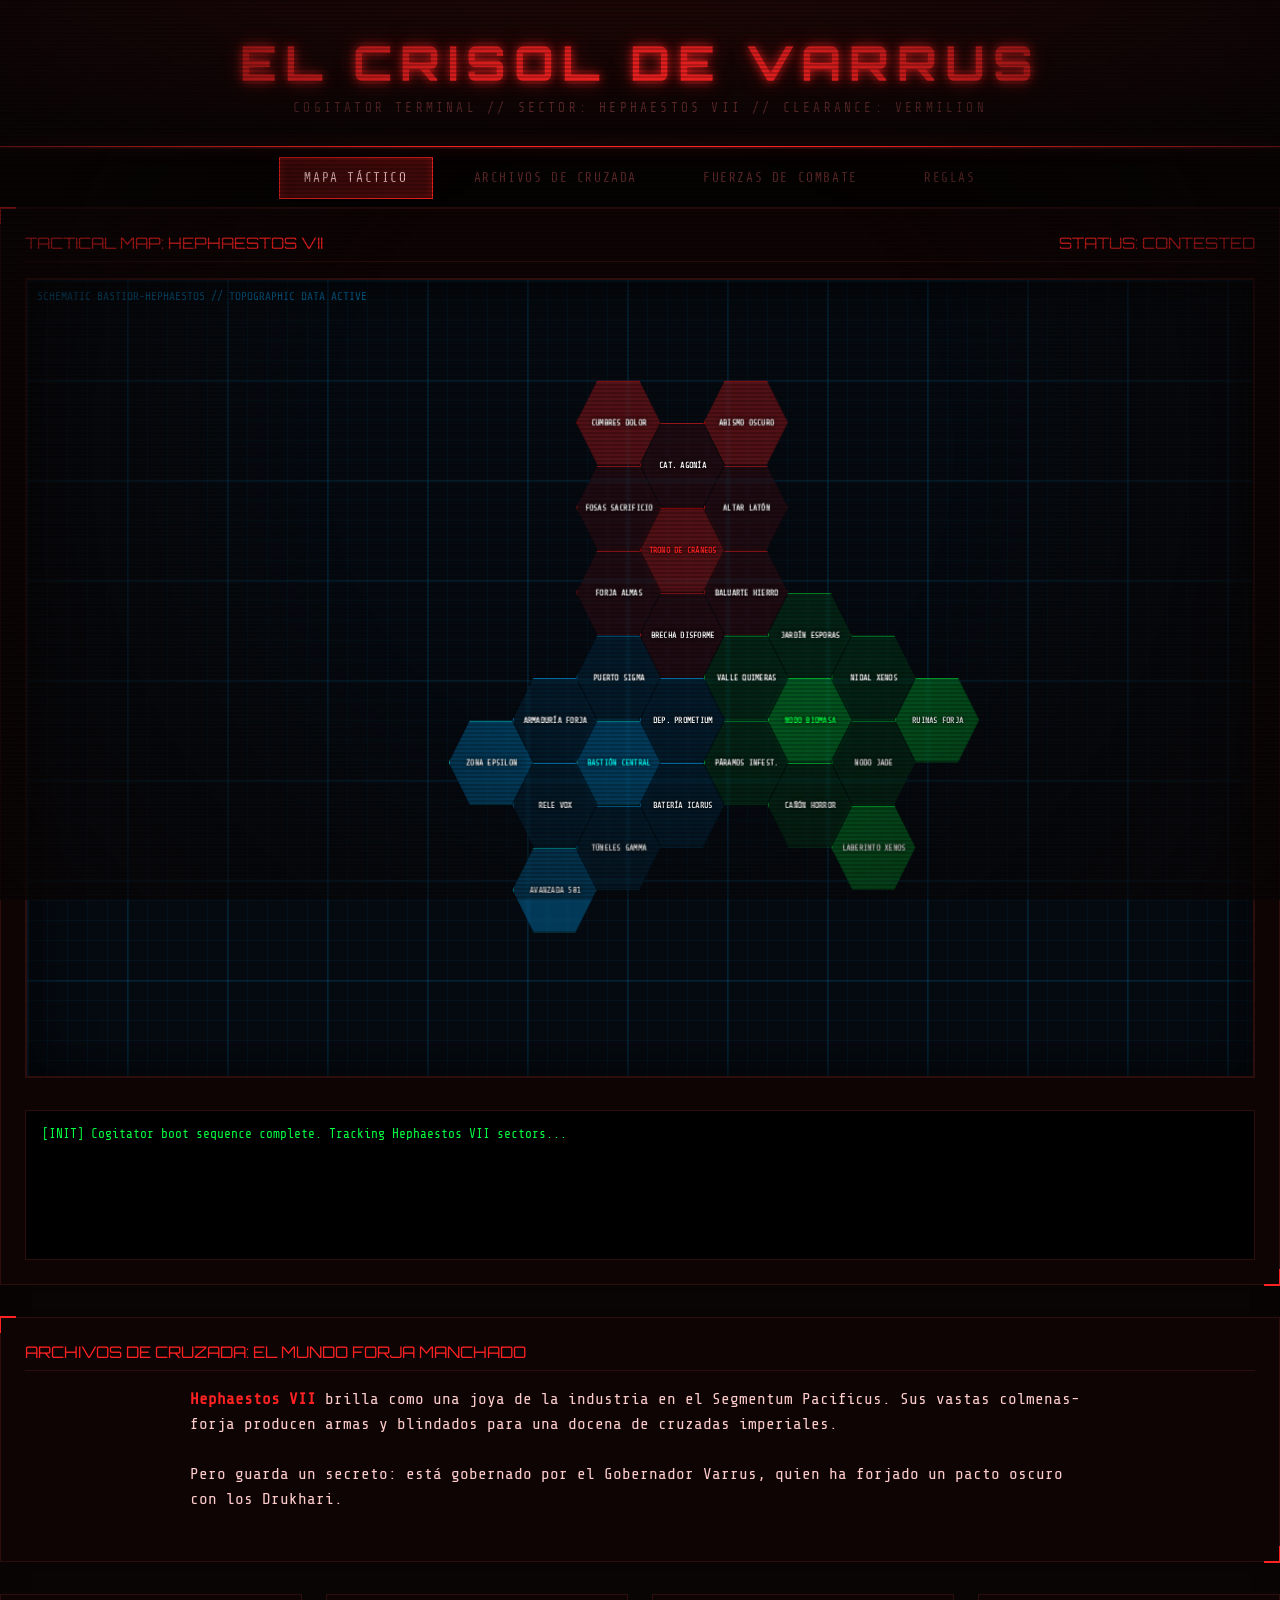
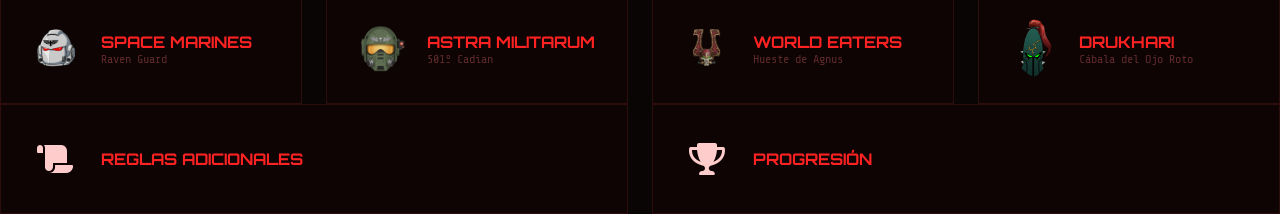
<file: index.html>
<!DOCTYPE html>
<html lang="es">

<head>
    <meta charset="UTF-8">
    <meta name="viewport" content="width=device-width, initial-scale=1.0">
    <title>COGITATOR: EL CRISOL DE VARRUS</title>
    <link
        href="https://fonts.googleapis.com/css2?family=Share+Tech+Mono&family=Orbitron:wght@400;600;700;900&family=Exo+2:ital,wght@0,300;0,400;0,600;1,300&display=swap"
        rel="stylesheet">
    <link rel="stylesheet" href="https://cdnjs.cloudflare.com/ajax/libs/font-awesome/6.0.0/css/all.min.css">
    <link rel="stylesheet" href="globals.css">
    <style>
        /* Specific styles for the Map that are too detailed for globals.css */
        #map-container {
            position: relative;
            width: 100%;
            height: 800px;
            background-color: #050a10;
            background-image:
                linear-gradient(rgba(0, 170, 255, 0.05) 1px, transparent 1px),
                linear-gradient(90deg, rgba(0, 170, 255, 0.05) 1px, transparent 1px),
                linear-gradient(rgba(0, 170, 255, 0.1) 2px, transparent 2px),
                linear-gradient(90deg, rgba(0, 170, 255, 0.1) 2px, transparent 2px);
            background-size: 20px 20px, 20px 20px, 100px 100px, 100px 100px;
            border: 2px solid var(--border);
            overflow: hidden;
            display: flex;
            align-items: center;
            justify-content: center;
            box-shadow: inset 0 0 50px rgba(0, 0, 0, 0.8);
        }

        #map-container::before {
            content: "SCHEMATIC BASTIOR-HEPHAESTOS // TOPOGRAPHIC DATA ACTIVE";
            position: absolute;
            top: 10px;
            left: 10px;
            font-size: 0.7rem;
            color: var(--info);
            opacity: 0.5;
        }

        .hex-grid {
            position: relative;
            width: 1000px;
            height: 700px;
            transform: scale(0.8);
        }

        .hexagon {
            position: absolute;
            width: 100px;
            height: 100px;
            /* Altura original para mantener proporciones */
            background: rgba(0, 170, 255, 0.05);
            /* Clip-path ajustado para hexágono rotado (flat-top) */
            clip-path: polygon(25% 0%, 75% 0%, 100% 50%, 75% 100%, 25% 100%, 0% 50%);
            display: flex;
            flex-direction: column;
            align-items: center;
            justify-content: center;
            cursor: pointer;
            transition: 0.3s;
            border: 1px solid rgba(0, 170, 255, 0.3);
            text-align: center;
            padding: 5px;
            backdrop-filter: blur(2px);
        }

        .hexagon:hover {
            background: rgba(0, 170, 255, 0.25);
            transform: scale(1.1);
            z-index: 100;
            border-color: var(--info);
            box-shadow: 0 0 30px var(--info);
        }

        .hex-label {
            font-size: 0.6rem;
            font-weight: 700;
            color: #fff;
            text-transform: uppercase;
            pointer-events: none;
            text-shadow: 0 0 5px #000;
            rotate: 0deg;
            /* Rotación inversa para compensar los 90deg del hexágono */
            width: 100px;
        }

        .hex-status {
            font-size: 0.5rem;
            color: var(--info);
            margin-top: 2px;
            background: rgba(0, 0, 0, 0.7);
            padding: 1px 3px;
            rotate: -90deg;
            /* Rotación inversa */
        }

        /* Faction Colors based on Mapa_deseado.png */
        .cluster-red {
            background: rgba(255, 34, 34, 0.1);
            border-color: #ff2222;
        }

        .cluster-red-bright {
            background: rgba(255, 34, 34, 0.3);
            border-color: #ff0000;
            box-shadow: 0 0 15px #ff2222;
        }

        .cluster-blue {
            background: rgba(0, 170, 255, 0.1);
            border-color: #00aaff;
        }

        .cluster-blue-bright {
            background: rgba(0, 170, 255, 0.3);
            border-color: #00ffff;
            box-shadow: 0 0 15px #00aaff;
        }

        .cluster-green {
            background: rgba(0, 255, 65, 0.1);
            border-color: #00ff41;
        }

        .cluster-green-bright {
            background: rgba(0, 255, 65, 0.3);
            border-color: #00ff41;
            box-shadow: 0 0 15px #00ff41;
        }

        #vox-log {
            background: #000;
            padding: 1rem;
            border: 1px solid var(--border);
            height: 150px;
            overflow-y: auto;
            font-size: 0.8rem;
            color: var(--success);
            margin-top: 2rem;
            font-family: 'Share Tech Mono', monospace;
        }
    </style>
</head>

<body class="antialiased">
    <div class="hud-vignette"></div>

    <header class="main-header">
        <div class="title-container">
            <h1>EL CRISOL DE VARRUS</h1>
            <p class="sub-readout">COGITATOR TERMINAL // SECTOR: HEPHAESTOS VII // CLEARANCE: VERMILION</p>
        </div>
    </header>

    <nav class="nav-tabs">
        <div class="nav-tab active" onclick="showSection('map')">Mapa Táctico</div>
        <div class="nav-tab" onclick="showSection('lore')">Archivos de Cruzada</div>
        <div class="nav-tab" onclick="showSection('factions')">Fuerzas de Combate</div>
        <div class="nav-tab" onclick="showSection('rules')">Reglas</div>
    </nav>

    <!-- SECTION: MAP -->
    <main id="section-map" class="content-container active">
        <section class="panel">
            <div class="panel-header">
                <span>TACTICAL MAP: HEPHAESTOS VII</span>
                <span>STATUS: CONTESTED</span>
            </div>

            <div id="map-container">
                <div class="hex-grid" style="transform: scale(0.85); width: 1000px; height: 800px;">
                    <!-- DISPOSICIÓN MATEMÁTICA (FLAT-TOP 100px): 
                         Ancho hex = 100px
                         Desplazamiento H entre columnas = 75px
                         Desplazamiento V entre filas = 100px
                         Desplazamiento V entre columnas adyacentes = 50px
                    -->

                    <!-- CHAOS CLUSTER (Norte - Rojo) -->
                    <div class="hexagon cluster-red-bright" style="top: 200px; left: 500px;"
                        onclick="addLog('NÚCLEO: EL TRONO DE CRÁNEOS')">
                        <span class="hex-label" style="color:#ff2222;">TRONO DE CRÁNEOS</span>
                    </div>
                    <div class="hexagon cluster-red" style="top: 100px; left: 500px;"
                        onclick="addLog('SECTOR: CATEDRAL DE LA AGONÍA')">
                        <span class="hex-label">CAT. AGONÍA</span>
                    </div>
                    <div class="hexagon cluster-red" style="top: 150px; left: 425px;"
                        onclick="addLog('SECTOR: FOSAS DE SACRIFICIO')">
                        <span class="hex-label">FOSAS SACRIFICIO</span>
                    </div>
                    <div class="hexagon cluster-red" style="top: 150px; left: 575px;"
                        onclick="addLog('SECTOR: ALTAR DE LATÓN')">
                        <span class="hex-label">ALTAR LATÓN</span>
                    </div>
                    <div class="hexagon cluster-red" style="top: 250px; left: 425px;"
                        onclick="addLog('SECTOR: FORJA DE ALMAS')">
                        <span class="hex-label">FORJA ALMAS</span>
                    </div>
                    <div class="hexagon cluster-red" style="top: 250px; left: 575px;"
                        onclick="addLog('SECTOR: BALUARTE DE HIERRO')">
                        <span class="hex-label">BALUARTE HIERRO</span>
                    </div>
                    <div class="hexagon cluster-red" style="top: 300px; left: 500px;"
                        onclick="addLog('SECTOR: BRECHA DEL DISFORME')">
                        <span class="hex-label">BRECHA DISFORME</span>
                    </div>
                    <div class="hexagon cluster-red-bright" style="top: 50px; left: 425px;"
                        onclick="addLog('SECTOR: CUMBRES DEL DOLOR')">
                        <span class="hex-label">CUMBRES DOLOR</span>
                    </div>
                    <div class="hexagon cluster-red-bright" style="top: 50px; left: 575px;"
                        onclick="addLog('SECTOR: ABISMO OSCURO')">
                        <span class="hex-label">ABISMO OSCURO</span>
                    </div>

                    <!-- IMPERIUM CLUSTER (Suroeste - Azul) -->
                    <!-- Centro del Cluster Imperium: 400, 425 -->
                    <div class="hexagon cluster-blue-bright" style="top: 450px; left: 425px;"
                        onclick="addLog('NÚCLEO: BASTIÓN DEL EMPERADOR')">
                        <span class="hex-label" style="color:#00ffff;">BASTIÓN CENTRAL</span>
                    </div>
                    <div class="hexagon cluster-blue" style="top: 350px; left: 425px;"
                        onclick="addLog('SECTOR: PUERTO DE ARRIBO SIGMA')">
                        <span class="hex-label">PUERTO SIGMA</span>
                    </div>
                    <div class="hexagon cluster-blue" style="top: 400px; left: 350px;"
                        onclick="addLog('SECTOR: ARMADURÍA DE HEPHAESTOS')">
                        <span class="hex-label">ARMADURÍA FORJA</span>
                    </div>
                    <div class="hexagon cluster-blue" style="top: 400px; left: 500px;"
                        onclick="addLog('SECTOR: DEPÓSITO DE PROMETIUM')">
                        <span class="hex-label">DEP. PROMETIUM</span>
                    </div>
                    <div class="hexagon cluster-blue" style="top: 500px; left: 350px;"
                        onclick="addLog('SECTOR: ANTENA VOX DE LARGO ALCANCE')">
                        <span class="hex-label">RELE VOX</span>
                    </div>
                    <div class="hexagon cluster-blue" style="top: 500px; left: 500px;"
                        onclick="addLog('SECTOR: BATERÍA DE DEFENSA ICARUS')">
                        <span class="hex-label">BATERÍA ICARUS</span>
                    </div>
                    <div class="hexagon cluster-blue-bright" style="top: 600px; left: 350px;"
                        onclick="addLog('SECTOR: CAMPAMENTO DE AVANZADA 501')">
                        <span class="hex-label">AVANZADA 501</span>
                    </div>
                    <div class="hexagon cluster-blue-bright" style="top: 450px; left: 275px;"
                        onclick="addLog('SECTOR: ZONA DE IMPACTO EPSILON')">
                        <span class="hex-label">ZONA EPSILON</span>
                    </div>
                    <div class="hexagon cluster-blue" style="top: 550px; left: 425px;"
                        onclick="addLog('SECTOR: TÚNELES DE REFRIGERACIÓN GAMMA')">
                        <span class="hex-label">TÚNELES GAMMA</span>
                    </div>

                    <!-- XENOS CLUSTER (Sureste - Verde) -->
                    <!-- Centro del Cluster Xenos: 650, 400 -->
                    <div class="hexagon cluster-green-bright" style="top: 400px; left: 650px;"
                        onclick="addLog('NÚCLEO: NODO DE MENTE COLMENA')">
                        <span class="hex-label" style="color:#00ff41;">NODO BIOMASA</span>
                    </div>
                    <div class="hexagon cluster-green" style="top: 300px; left: 650px;"
                        onclick="addLog('SECTOR: JARDINES DE ESPORAS')">
                        <span class="hex-label">JARDÍN ESPORAS</span>
                    </div>
                    <div class="hexagon cluster-green" style="top: 350px; left: 575px;"
                        onclick="addLog('SECTOR: VALLE DE LAS QUIMERAS')">
                        <span class="hex-label">VALLE QUIMERAS</span>
                    </div>
                    <div class="hexagon cluster-green" style="top: 350px; left: 725px;"
                        onclick="addLog('SECTOR: NIDAL TÁCTICO')">
                        <span class="hex-label">NIDAL XENOS</span>
                    </div>
                    <div class="hexagon cluster-green" style="top: 450px; left: 575px;"
                        onclick="addLog('SECTOR: PÁRAMOS DE INFESTACIÓN')">
                        <span class="hex-label">PÁRAMOS INFEST.</span>
                    </div>
                    <div class="hexagon cluster-green" style="top: 450px; left: 725px;"
                        onclick="addLog('SECTOR: NODO DE TRANSMISIÓN JADE')">
                        <span class="hex-label">NODO JADE</span>
                    </div>
                    <div class="hexagon cluster-green-bright" style="top: 550px; left: 725px;"
                        onclick="addLog('SECTOR: SALIDA DEL LABERINTO')">
                        <span class="hex-label">LABERINTO XENOS</span>
                    </div>
                    <div class="hexagon cluster-green-bright" style="top: 400px; left: 800px;"
                        onclick="addLog('SECTOR: RUINAS DE LA FÁBRICA')">
                        <span class="hex-label">RUINAS FORJA</span>
                    </div>
                    <div class="hexagon cluster-green" style="top: 500px; left: 650px;"
                        onclick="addLog('SECTOR: CAÑÓN DEL HORROR')">
                        <span class="hex-label">CAÑÓN HORROR</span>
                    </div>
                </div>
            </div>
            </div>
            </div>
            </div>
            </div>

            <div id="vox-log">
                <div class="log-entry"><span class="log-time">[INIT]</span> Cogitator boot sequence complete. Tracking
                    Hephaestos VII sectors...</div>
            </div>
        </section>
    </main>

    <!-- SECTION: LORE -->
    <main id="section-lore" class="content-container">
        <section class="panel">
            <div class="panel-header">ARCHIVOS DE CRUZADA: EL MUNDO FORJA MANCHADO</div>
            <div class="lore-text">
                <p><strong>Hephaestos VII</strong> brilla como una joya de la industria en el Segmentum Pacificus. Sus
                    vastas colmenas-forja producen armas y blindados para una docena de cruzadas imperiales.</p>
                <p>Pero guarda un secreto: está gobernado por el Gobernador Varrus, quien ha forjado un pacto oscuro con
                    los Drukhari.</p>
            </div>
        </section>
    </main>

    <!-- SECTION: FACTIONS -->
    <main id="section-factions" class="content-container">
        <div class="factions-grid">
            <a href="ob_sm.html" class="faction-card">
                <div class="faction-icon"><img src="Imagenes/raven_guard.png" alt="RG"></div>
                <div class="faction-info">
                    <h4>SPACE MARINES</h4>
                    <p>Raven Guard</p>
                </div>
            </a>
            <a href="ob_ig.html" class="faction-card">
                <div class="faction-icon"><img src="Imagenes/imperial_guard.png" alt="IG"></div>
                <div class="faction-info">
                    <h4>ASTRA MILITARUM</h4>
                    <p>501º Cadian</p>
                </div>
            </a>
            <a href="ob_we.html" class="faction-card">
                <div class="faction-icon"><img src="Imagenes/world_eaters.png" alt="WE"></div>
                <div class="faction-info">
                    <h4>WORLD EATERS</h4>
                    <p>Hueste de Agnus</p>
                </div>
            </a>
            <a href="ob_dru.html" class="faction-card">
                <div class="faction-icon"><img src="Imagenes/drukhari.png" alt="DR"></div>
                <div class="faction-info">
                    <h4>DRUKHARI</h4>
                    <p>Cábala del Ojo Roto</p>
                </div>
            </a>
        </div>
    </main>

    <!-- SECTION: RULES -->
    <main id="section-rules" class="content-container">
        <div class="factions-grid">
            <a href="reglas_a.html" class="faction-card">
                <div class="faction-icon"><i class="fas fa-scroll fa-2x"></i></div>
                <div class="faction-info">
                    <h4>REGLAS ADICIONALES</h4>
                </div>
            </a>
            <a href="progresion.html" class="faction-card">
                <div class="faction-icon"><i class="fas fa-trophy fa-2x"></i></div>
                <div class="faction-info">
                    <h4>PROGRESIÓN</h4>
                </div>
            </a>
        </div>
    </main>

    <script>
        function showSection(sectionId) {
            document.querySelectorAll('.content-container').forEach(section => {
                section.classList.remove('active');
            });
            document.querySelectorAll('.nav-tab').forEach(tab => {
                tab.classList.remove('active');
            });

            document.getElementById('section-' + sectionId).classList.add('active');
            if (event) event.currentTarget.classList.add('active');

            addLog("Módulo activado: " + sectionId.toUpperCase());
        }

        function addLog(message) {
            const log = document.getElementById('vox-log');
            if (!log) return;
            const time = new Date().toLocaleTimeString();
            log.innerHTML += `<div class="log-entry"><span class="log-time">[${time}]</span> ${message}</div>`;
            log.scrollTop = log.scrollHeight;
        }
    </script>
</body>

</html>
</file>
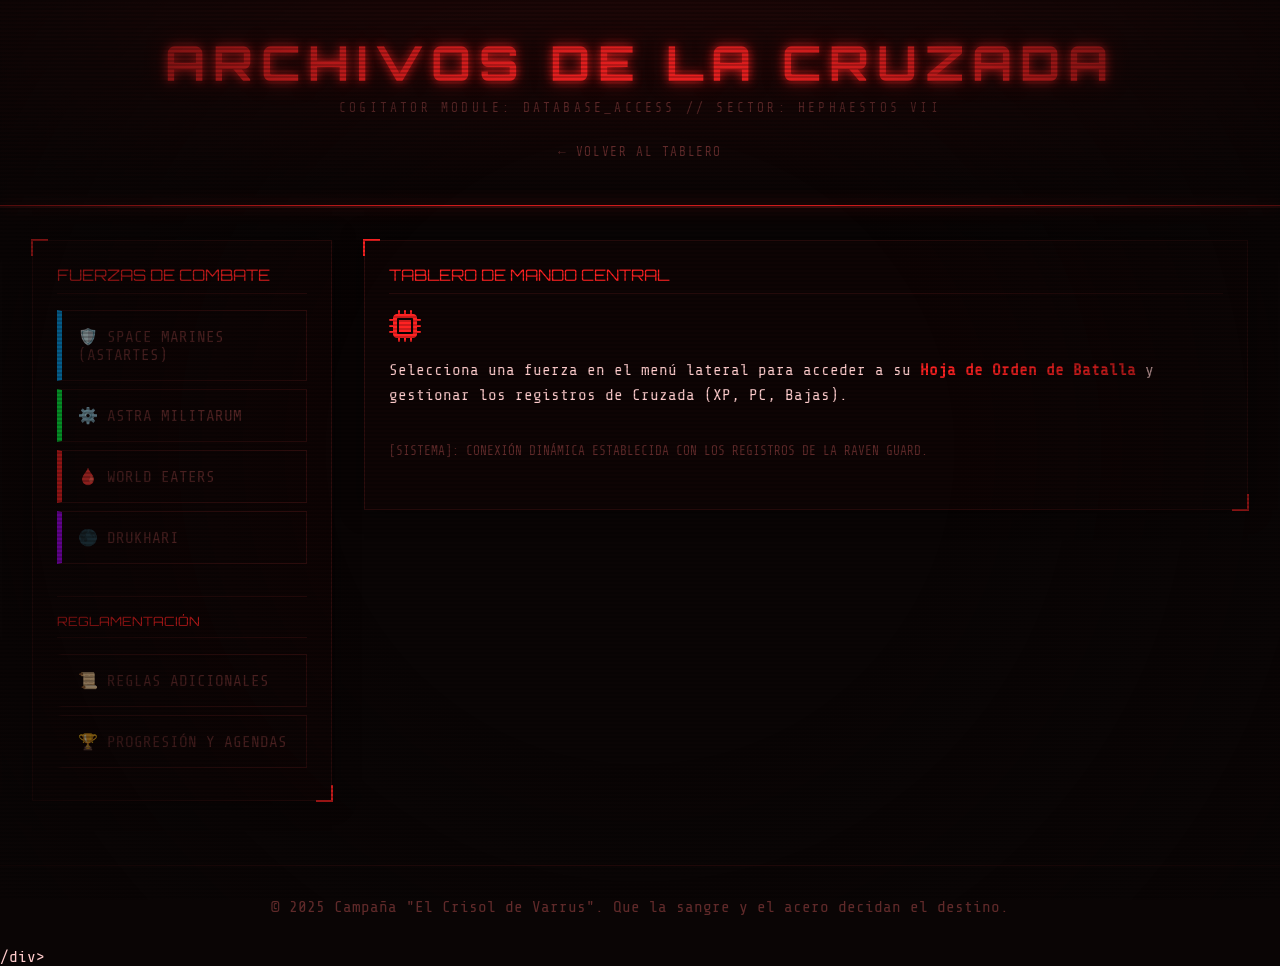
<file: menu.html>
<head>
    <meta charset="UTF-8">
    <meta name="viewport" content="width=device-width, initial-scale=1.0">
    <title>COGITATOR: ARCHIVOS DE LA CRUZADA</title>
    <link href="https://fonts.googleapis.com/css2?family=Share+Tech+Mono&family=Orbitron:wght@400;600;700;900&display=swap" rel="stylesheet">
    <link rel="stylesheet" href="https://cdnjs.cloudflare.com/ajax/libs/font-awesome/6.0.0/css/all.min.css">
    <link rel="stylesheet" href="globals.css">
    <style>
        .menu-layout {
            display: flex;
            gap: 2rem;
            padding: 2rem;
            max-width: 1400px;
            margin: 0 auto;
        }
        .sidebar {
            flex: 1;
            min-width: 300px;
        }
        .main-content {
            flex: 3;
        }
        .faction-link {
            display: block;
            padding: 1rem;
            margin-bottom: 0.5rem;
            border: 1px solid var(--border);
            text-decoration: none;
            color: var(--text-dim);
            transition: 0.3s;
            border-left: 5px solid transparent;
        }
        .faction-link:hover {
            background: var(--primary-glow);
            color: var(--text-main);
            transform: translateX(10px);
        }
        .faction-sm { border-left-color: var(--info); }
        .faction-ig { border-left-color: var(--success); }
        .faction-we { border-left-color: var(--danger); }
        .faction-dr { border-left-color: var(--accent-purple); }
        
        @media (max-width: 900px) {
            .menu-layout { flex-direction: column; }
        }
    </style>
</head>
<body class="antialiased">
    <div class="hud-vignette"></div>

    <header class="main-header">
        <div class="title-container">
            <h1>ARCHIVOS DE LA CRUZADA</h1>
            <p class="sub-readout">COGITATOR MODULE: DATABASE_ACCESS // SECTOR: HEPHAESTOS VII</p>
        </div>
        <a href="index.html" class="nav-tab" style="margin-top: 1rem; display: inline-block;">← VOLVER AL TABLERO</a>
    </header>

    <div class="menu-layout">
        <aside class="sidebar">
            <section class="panel">
                <div class="panel-header">FUERZAS DE COMBATE</div>
                <nav>
                    <a href="ob_sm.html" class="faction-link faction-sm">🛡️ SPACE MARINES (ASTARTES)</a>
                    <a href="ob_ig.html" class="faction-link faction-ig">⚙️ ASTRA MILITARUM</a>
                    <a href="ob_we.html" class="faction-link faction-we">🩸 WORLD EATERS</a>
                    <a href="ob_dru.html" class="faction-link faction-dr">🌑 DRUKHARI</a>
                </nav>
                <div style="margin-top: 2rem; padding-top: 1rem; border-top: 1px solid var(--border);">
                    <div class="panel-header" style="font-size: 0.8rem;">REGLAMENTACIÓN</div>
                    <nav>
                        <a href="reglas_a.html" class="faction-link">📜 REGLAS ADICIONALES</a>
                        <a href="progresion.html" class="faction-link">🏆 PROGRESIÓN Y AGENDAS</a>
                    </nav>
                </div>
            </section>
        </aside>

        <main class="main-content">
            <section class="panel">
                <div class="panel-header">TABLERO DE MANDO CENTRAL</div>
                <div class="lore-text">
                    <p style="font-size: 2rem; color: var(--primary); margin-bottom: 1rem;"><i class="fas fa-microchip"></i></p>
                    <p>Selecciona una fuerza en el menú lateral para acceder a su <strong>Hoja de Orden de Batalla</strong> y gestionar los registros de Cruzada (XP, PC, Bajas).</p>
                    <p style="margin-top: 2rem; color: var(--text-dim); font-size: 0.8rem;">[SISTEMA]: CONEXIÓN DINÁMICA ESTABLECIDA CON LOS REGISTROS DE LA RAVEN GUARD.</p>
                </div>
            </section>
        </main>
    </div>

    <footer style="text-align: center; padding: 2rem; color: var(--text-dim); border-top: 1px solid var(--border);">
        <p>&copy; 2025 Campaña "El Crisol de Varrus". Que la sangre y el acero decidan el destino.</p>
    </footer>
</body>
</html>
/div>
</footer>

</body>

</html>
</file>
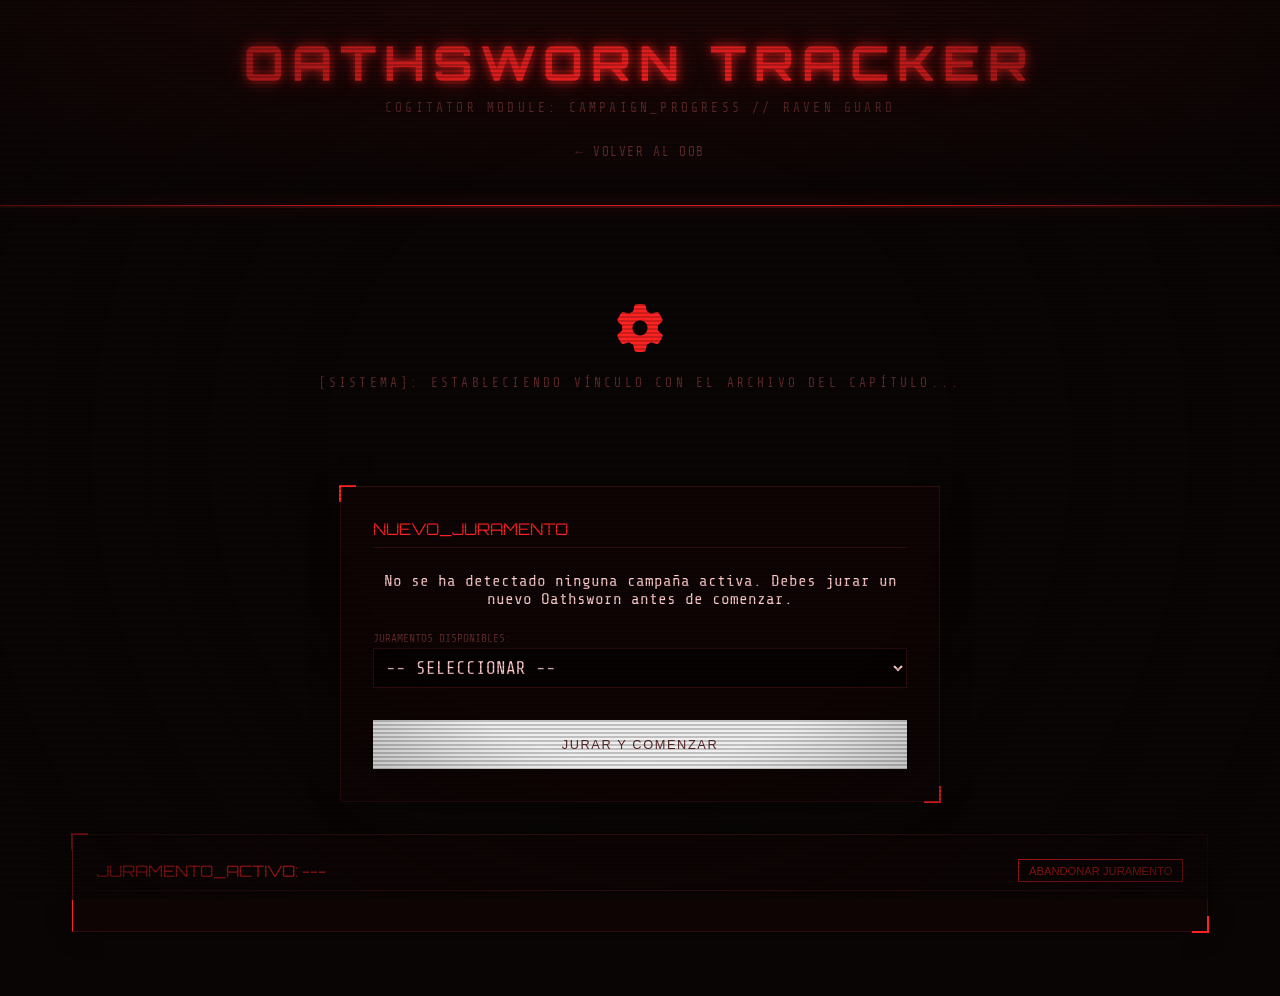
<file: oath_tracker.html>
<head>
    <meta charset="UTF-8">
    <meta name="viewport" content="width=device-width, initial-scale=1.0">
    <title>COGITATOR: OATHSWORN_TRACKER</title>
    <link href="https://fonts.googleapis.com/css2?family=Share+Tech+Mono&family=Orbitron:wght@400;600;700;900&display=swap" rel="stylesheet">
    <link rel="stylesheet" href="https://cdnjs.cloudflare.com/ajax/libs/font-awesome/6.0.0/css/all.min.css">
    <link rel="stylesheet" href="globals.css">
    <style>
        .oath-panel { border-left-color: var(--primary); }
        
        .setup-card {
            max-width: 600px;
            margin: 2rem auto;
            padding: 2rem;
            text-align: center;
        }

        .battle-grid {
            display: grid;
            grid-template-columns: repeat(auto-fit, minmax(300px, 1fr));
            gap: 1.5rem;
            margin-top: 2rem;
        }

        .battle-card {
            background: var(--bg-panel);
            border: 1px solid var(--border);
            padding: 1.5rem;
            transition: 0.3s;
        }

        .battle-card.completed {
            border-left: 4px solid var(--success);
        }

        .input-cogitator {
            background: rgba(0,0,0,0.5);
            border: 1px solid var(--border);
            color: var(--text-main);
            padding: 0.5rem;
            width: 100%;
            font-family: 'Share Tech Mono', monospace;
        }

        .input-cogitator:focus {
            border-color: var(--primary);
            outline: none;
            box-shadow: 0 0 10px var(--primary-dim);
        }

        .stat-badge {
            font-size: 0.7rem;
            color: var(--text-dim);
            text-transform: uppercase;
            margin-bottom: 0.2rem;
            display: block;
        }

        .loader-container {
            display: flex;
            flex-direction: column;
            align-items: center;
            justify-content: center;
            padding: 4rem;
        }

        .cog-spinner {
            font-size: 3rem;
            color: var(--primary);
            animation: fa-spin 2s infinite linear;
            margin-bottom: 1rem;
        }
    </style>
</head>
<body class="antialiased">
    <div class="hud-vignette"></div>

    <header class="main-header">
        <div class="title-container">
            <h1>OATHSWORN TRACKER</h1>
            <p class="sub-readout">COGITATOR MODULE: CAMPAIGN_PROGRESS // RAVEN GUARD</p>
        </div>
        <div style="margin-top: 1rem;">
            <a href="ob_sm.html" class="nav-tab">← VOLVER AL OOB</a>
        </div>
    </header>

    <main style="padding: 2rem; max-width: 1200px; margin: 0 auto;">
        
        <!-- LOADING STATE -->
        <div id="loading" class="loader-container">
            <i class="fas fa-cog cog-spinner"></i>
            <p class="sub-readout">[SISTEMA]: ESTABLECIENDO VÍNCULO CON EL ARCHIVO DEL CAPÍTULO...</p>
        </div>

        <!-- PANTALLA 1: SELECCIÓN DE JURAMENTO -->
        <div id="setup-screen" class="hidden">
            <section class="panel setup-card">
                <div class="panel-header"><span>NUEVO_JURAMENTO</span></div>
                <p style="margin: 1.5rem 0;">No se ha detectado ninguna campaña activa. Debes jurar un nuevo Oathsworn antes de comenzar.</p>
                
                <div style="margin-bottom: 2rem; text-align: left;">
                    <label class="stat-badge">Juramentos Disponibles:</label>
                    <select id="campaign-selector" class="input-cogitator" style="font-size: 1.1rem;">
                        <option value="">-- SELECCIONAR --</option>
                    </select>
                </div>

                <button onclick="startCampaign()" class="nav-tab" style="width: 100%; padding: 1rem;">
                    JURAR Y COMENZAR
                </button>
            </section>
        </div>

        <!-- PANTALLA 2: TRACKER ACTIVO -->
        <div id="tracker-screen" class="hidden">
            <div class="panel oath-panel" style="margin-bottom: 2rem;">
                <div class="panel-header" style="display: flex; justify-content: space-between; align-items: center;">
                    <span>JURAMENTO_ACTIVO: <span id="active-campaign-name" style="color: var(--primary);">---</span></span>
                    <button onclick="resetCampaign()" style="background: none; border: 1px solid var(--danger); color: var(--danger); font-size: 0.7rem; padding: 0.3rem 0.6rem; cursor: pointer;">ABANDONAR JURAMENTO</button>
                </div>
            </div>

            <div id="battles-container" class="battle-grid">
                <!-- Injected by JS -->
            </div>
        </div>
    </main>

    <script>
        const API_URL = "https://script.google.com/macros/s/AKfycbxOGshWBF3KviGBkurNrjhQvku6Ahm8Q4ebX8LHZkNczGZkibe9LqVTEnKwxsj3W-kE/exec";
        let loadedData = null;

        async function loadTracker() {
            showLoading(true);
            try {
                const response = await fetch(API_URL);
                loadedData = await response.json();
                renderApp();
            } catch (error) {
                console.error("Error:", error);
                alert("[ERROR]: FALLO EN LA CONEXIÓN CON EL COGITATOR.");
            } finally {
                showLoading(false);
            }
        }

        function renderApp() {
            const activeName = loadedData.activeCampaign.name;
            if (!activeName) {
                document.getElementById('tracker-screen').classList.add('hidden');
                document.getElementById('setup-screen').classList.remove('hidden');
                populateCampaignSelector();
            } else {
                document.getElementById('setup-screen').classList.add('hidden');
                document.getElementById('tracker-screen').classList.remove('hidden');
                document.getElementById('active-campaign-name').textContent = activeName;
                renderBattles();
            }
        }

        function populateCampaignSelector() {
            const selector = document.getElementById('campaign-selector');
            selector.innerHTML = '<option value="">-- SELECCIONAR --</option>';
            loadedData.availableCampaigns.forEach(camp => {
                selector.innerHTML += `<option value="${camp.name}">${camp.name}</option>`;
            });
        }

        async function startCampaign() {
            const selectedCampaign = document.getElementById('campaign-selector').value;
            if (!selectedCampaign) return;
            if (!confirm(`¿Juras solemnemente cumplir con "${selectedCampaign}"?`)) return;
            await sendApiRequest({ action: 'START', campaignName: selectedCampaign });
        }

        function renderBattles() {
            const container = document.getElementById('battles-container');
            container.innerHTML = '';
            const campaign = loadedData.activeCampaign;

            campaign.battles.forEach(battle => {
                let agendaOptions = `<option value="">---</option>`;
                campaign.agendas.forEach(agenda => {
                    const selected = (agenda === battle.agenda) ? 'selected' : '';
                    agendaOptions += `<option value="${agenda}" ${selected}>${agenda}</option>`;
                });

                container.innerHTML += `
                    <div class="battle-card ${battle.points ? 'completed' : ''}">
                        <div style="display: flex; justify-content: space-between; margin-bottom: 1rem;">
                            <span class="sub-readout">BATALLA_${battle.id}</span>
                            ${battle.points ? '<span style="color: var(--success); font-size: 0.7rem;">[REGISTRADA]</span>' : ''}
                        </div>
                        
                        <div style="margin-bottom: 1rem;">
                            <span class="stat-badge">Agenda Jurada</span>
                            <select id="agenda-${battle.id}" class="input-cogitator">
                                ${agendaOptions}
                            </select>
                        </div>

                        <div class="grid-2" style="margin-bottom: 1rem;">
                            <div>
                                <span class="stat-badge">Puntos Jugados</span>
                                <input type="number" id="points-${battle.id}" value="${battle.points}" class="input-cogitator" style="text-align: center;">
                            </div>
                            <div>
                                <span class="stat-badge">Honour</span>
                                <input type="number" id="honour-${battle.id}" value="${battle.honour}" class="input-cogitator" style="text-align: center;">
                            </div>
                        </div>

                        <button onclick="saveBattle(${battle.id}, this)" class="nav-tab" style="width: 100%; font-size: 0.8rem; padding: 0.5rem;">
                            GUARDAR RESULTADO
                        </button>
                    </div>
                `;
            });
        }

        async function saveBattle(battleId, btnElement) {
            const originalText = btnElement.textContent;
            btnElement.textContent = "TRANSMITIENDO...";
            btnElement.disabled = true;

            const payload = {
                action: 'SAVE_BATTLE',
                battleId: battleId,
                agenda: document.getElementById(`agenda-${battleId}`).value,
                points: document.getElementById(`points-${battleId}`).value,
                honour: document.getElementById(`honour-${battleId}`).value
            };

            await sendApiRequest(payload, false);
            btnElement.textContent = "[ÉXITO]";
            btnElement.style.borderColor = "var(--success)";
            setTimeout(() => {
                btnElement.textContent = originalText;
                btnElement.disabled = false;
                btnElement.style.borderColor = "";
            }, 2000);
        }

        async function resetCampaign() {
            if (confirm("¿ESTÁS SEGURO? Se borrará todo el progreso del juramento actual.")) {
                 await sendApiRequest({ action: 'RESET' });
            }
        }

        async function sendApiRequest(payload, reload = true) {
            showLoading(true);
            try {
                await fetch(API_URL, {
                    method: 'POST',
                    mode: 'cors',
                    body: JSON.stringify(payload)
                });
                if (reload) await loadTracker();
                else showLoading(false);
            } catch (error) {
                alert("[ERROR]: FALLO EN LA TRANSMISIÓN.");
                showLoading(false);
            }
        }

        function showLoading(isLoading) {
            const loading = document.getElementById('loading');
            const setup = document.getElementById('setup-screen');
            const tracker = document.getElementById('tracker-screen');
            if (isLoading) {
                loading.classList.remove('hidden');
                setup.classList.add('hidden');
                tracker.classList.add('hidden');
            } else {
                loading.classList.add('hidden');
            }
        }

        loadTracker();
    </script>
</body>
</html>
</file>
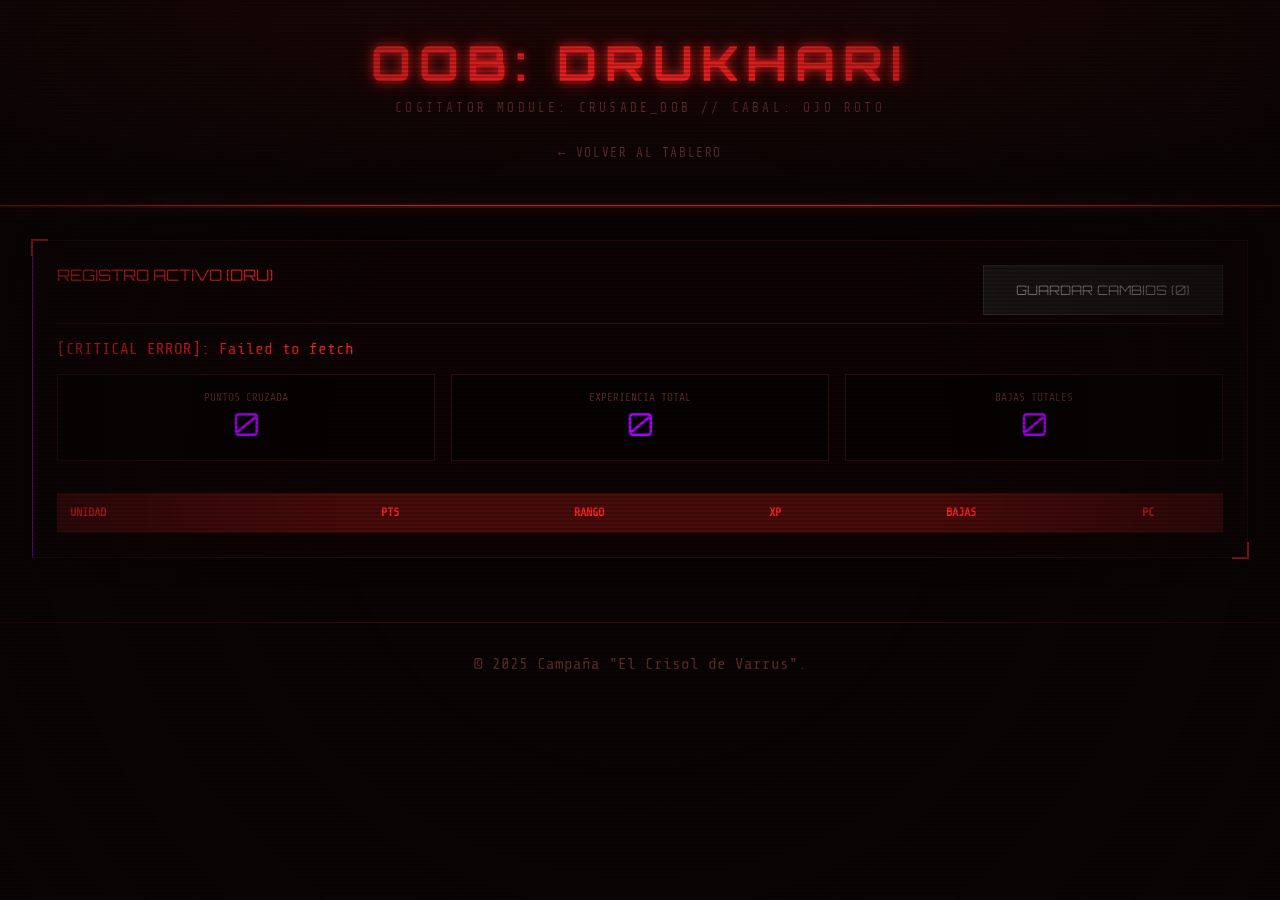
<file: ob_dru.html>
<!DOCTYPE html>
<html lang="es">

<head>
    <meta charset="UTF-8">
    <meta name="viewport" content="width=device-width, initial-scale=1.0">
    <title>COGITATOR: OOB_DRUKHARI</title>
    <link href="https://fonts.googleapis.com/css2?family=Share+Tech+Mono&family=Orbitron:wght@400;600;700;900&display=swap" rel="stylesheet">
    <link rel="stylesheet" href="https://cdnjs.cloudflare.com/ajax/libs/font-awesome/6.0.0/css/all.min.css">
    <link rel="stylesheet" href="globals.css">
    <style>
        .faction-dr { border-left-color: var(--accent-purple); }
        
        .stat-grid {
            display: grid;
            grid-template-columns: repeat(3, 1fr);
            gap: 1rem;
            margin-bottom: 2rem;
        }

        .stat-box {
            background: rgba(0,0,0,0.5);
            border: 1px solid var(--border);
            padding: 1rem;
            text-align: center;
        }

        .stat-box .label {
            font-size: 0.7rem;
            color: var(--text-dim);
            text-transform: uppercase;
            display: block;
        }

        .stat-box .value {
            font-size: 2rem;
            color: var(--accent-purple);
            font-family: 'Orbitron', sans-serif;
        }

        table {
            width: 100%;
            border-collapse: collapse;
            font-size: 0.9rem;
        }

        th, td {
            padding: 0.8rem;
            border-bottom: 1px solid var(--border);
            text-align: center;
        }

        th {
            background: var(--primary-glow);
            color: var(--primary);
            text-transform: uppercase;
            font-size: 0.75rem;
        }

        .unit-name {
            text-align: left;
            color: var(--accent-purple);
            font-weight: bold;
        }

        .control-button {
            background: var(--bg-panel);
            border: 1px solid var(--border);
            color: var(--text-main);
            width: 30px;
            height: 30px;
            cursor: pointer;
            transition: 0.2s;
        }

        .control-button:hover {
            border-color: var(--accent-purple);
            background: var(--primary-glow);
        }

        #save-changes-button {
            padding: 1rem 2rem;
            background: var(--primary-dim);
            border: 1px solid var(--primary);
            color: white;
            cursor: pointer;
            text-transform: uppercase;
            font-family: 'Orbitron', sans-serif;
            transition: 0.3s;
        }

        #save-changes-button:hover:not(:disabled) {
            background: var(--primary);
            box-shadow: 0 0 15px var(--primary);
        }

        #save-changes-button:disabled {
            opacity: 0.5;
            cursor: not-allowed;
            filter: grayscale(1);
        }
    </style>
</head>

<body class="antialiased">
    <div class="hud-vignette"></div>

    <header class="main-header">
        <div class="title-container">
            <h1>OOB: DRUKHARI</h1>
            <p class="sub-readout">COGITATOR MODULE: CRUSADE_OOB // CABAL: OJO ROTO</p>
        </div>
        <div style="margin-top: 1rem; display: flex; justify-content: center; gap: 1rem;">
            <a href="index.html" class="nav-tab">← VOLVER AL TABLERO</a>
        </div>
    </header>

    <main style="padding: 2rem; max-width: 1400px; margin: 0 auto;">
        <section class="panel faction-dr">
            <div class="panel-header">
                <span>REGISTRO ACTIVO (DRU)</span>
                <button id="save-changes-button" onclick="sendUpdates()" disabled>Guardar Cambios (0)</button>
            </div>

            <p id="loading-message" style="color: var(--danger); margin-bottom: 1rem;">[SISTEMA]: ESTABLECIENDO VÍNCULO CON COMMORRAGH...</p>

            <div class="stat-grid">
                <div class="stat-box">
                    <span class="label">Puntos Cruzada</span>
                    <span id="total-pc" class="value">0</span>
                </div>
                <div class="stat-box">
                    <span class="label">Experiencia Total</span>
                    <span id="total-xp" class="value">0</span>
                </div>
                <div class="stat-box">
                    <span class="label">Bajas Totales</span>
                    <span id="total-destruidos" class="value">0</span>
                </div>
            </div>

            <div style="overflow-x: auto;">
                <table>
                    <thead>
                        <tr>
                            <th style="text-align: left;">Unidad</th>
                            <th>Pts</th>
                            <th>Rango</th>
                            <th>XP</th>
                            <th>Bajas</th>
                            <th>PC</th>
                        </tr>
                    </thead>
                    <tbody id="units-list-table-body">
                        <!-- Injected by JS -->
                    </tbody>
                </table>
            </div>
        </section>
    </main>

    <footer style="text-align: center; padding: 2rem; color: var(--text-dim); border-top: 1px solid var(--border);">
        <p>&copy; 2025 Campaña "El Crisol de Varrus".</p>
    </footer>

    <script>
        const APP_SCRIPT_URL = "https://script.google.com/macros/s/AKfycbwD2jlShjycYG5FVadWq8S-T3rjxa_2uqsMj004UYaRpAZx3jExoAobSLxVW4VP0Jn0/exec"; 
        let updatesQueue = {}; 

        async function fetchAndRenderList() {
            const loadingElement = document.getElementById('loading-message');
            const listContainer = document.getElementById('units-list-table-body');
            const saveButton = document.getElementById('save-changes-button');
            
            loadingElement.textContent = '[SISTEMA]: SINCRONIZANDO DATOS DEL OMNISSIAH...';
            listContainer.innerHTML = ''; 
            updatesQueue = {}; 

            try {
                const response = await fetch(APP_SCRIPT_URL);
                if (!response.ok) throw new Error(`Fallo de red (${response.status}).`);
                
                const data = await response.json();
                let totalXP = 0;
                let totalPC = 0;
                let totalDestruidos = 0;
                let html = '';
                
                if (data.length === 0) {
                    loadingElement.textContent = '[ERROR]: DATOS NO ENCONTRADOS.';
                    return;
                }

                data.forEach(unit => {
                    totalXP += parseInt(unit.xp) || 0;
                    totalPC += parseInt(unit.pc) || 0;
                    totalDestruidos += parseInt(unit.destruidos) || 0;
                    
                    const getRank = (xp) => {
                        if (xp >= 71) return 'LEYENDA';
                        if (xp >= 51) return 'HEROE';
                        if (xp >= 31) return 'VETERANO';
                        if (xp >= 6) return 'COMBATIENTE';
                        return 'NOVATO';
                    };
                    const rank = getRank(unit.xp);
                    const safeName = unit.nombre.replace(/\s/g, '_').replace(/[^a-zA-Z0-9_]/g, '');

                    html += `
                        <tr data-unit-name="${unit.nombre}">
                            <td class="unit-name">
                                <div>${unit.nombre}</div>
                                <div style="font-size: 0.7rem; color: var(--text-dim);">${unit.tipo}</div>
                            </td>
                            <td style="color: var(--secondary); font-weight: bold;">${unit.puntosBase}</td>
                            <td>${rank}</td>
                            <td>
                                <div style="display: flex; align-items: center; justify-content: center; gap: 0.5rem;">
                                    <button onclick="addToQueue('${unit.nombre}', 'xp', 'decremento')" class="control-button">-</button>
                                    <span id="xp-${safeName}" data-initial-value="${unit.xp}" style="width: 20px;">${unit.xp}</span>
                                    <button onclick="addToQueue('${unit.nombre}', 'xp', 'incremento')" class="control-button">+</button>
                                </div>
                            </td>
                            <td>
                                <div style="display: flex; align-items: center; justify-content: center; gap: 0.5rem;">
                                    <button onclick="addToQueue('${unit.nombre}', 'destruidos', 'decremento')" class="control-button">-</button>
                                    <span id="destruidos-${safeName}" data-initial-value="${unit.destruidos}" style="width: 20px;">${unit.destruidos}</span>
                                    <button onclick="addToQueue('${unit.nombre}', 'destruidos', 'incremento')" class="control-button">+</button>
                                </div>
                            </td>
                            <td>
                                <div style="display: flex; align-items: center; justify-content: center; gap: 0.5rem;">
                                    <button onclick="addToQueue('${unit.nombre}', 'pc', 'decremento')" class="control-button">-</button>
                                    <span id="pc-${safeName}" data-initial-value="${unit.pc}" style="width: 20px;">${unit.pc}</span>
                                    <button onclick="addToQueue('${unit.nombre}', 'pc', 'incremento')" class="control-button">+</button>
                                </div>
                            </td>
                        </tr>
                    `;
                });
                
                listContainer.innerHTML = html;
                loadingElement.style.display = 'none'; 
                
                document.getElementById('total-pc').textContent = totalPC;
                document.getElementById('total-xp').textContent = totalXP;
                document.getElementById('total-destruidos').textContent = totalDestruidos;

                saveButton.disabled = true;
                saveButton.textContent = 'Guardar Cambios (0)';

            } catch (error) {
                console.error('Error fetching data:', error);
                loadingElement.textContent = `[CRITICAL ERROR]: ${error.message}`;
            }
        }

        function addToQueue(nombreUnidad, campo, accion) {
            const safeName = nombreUnidad.replace(/\s/g, '_').replace(/[^a-zA-Z0-9_]/g, '');
            const targetElement = document.getElementById(`${campo}-${safeName}`);
            let currentValue = parseInt(targetElement.textContent);
            const saveButton = document.getElementById('save-changes-button');
            
            let newValue = (accion === 'incremento') ? currentValue + 1 : Math.max(0, currentValue - 1);
            targetElement.textContent = newValue;

            const key = `${nombreUnidad}_${campo}`;

            if (!updatesQueue[key]) {
                updatesQueue[key] = {
                    nombreUnidad: nombreUnidad,
                    campo: campo,
                    valorInicial: parseInt(targetElement.dataset.initialValue),
                    valorFinal: newValue
                };
            } else {
                updatesQueue[key].valorFinal = newValue;
            }

            if (updatesQueue[key].valorFinal === updatesQueue[key].valorInicial) {
                delete updatesQueue[key];
            }

            const pendingCount = Object.keys(updatesQueue).length;
            saveButton.disabled = pendingCount === 0;
            saveButton.textContent = `Guardar Cambios (${pendingCount})`;
        }

        async function sendUpdates() {
            const saveButton = document.getElementById('save-changes-button');
            saveButton.disabled = true;
            saveButton.textContent = 'TRANSMITIENDO...';

            const changesArray = Object.values(updatesQueue).map(item => ({
                nombreUnidad: item.nombreUnidad,
                campo: item.campo,
                valor: item.valorFinal
            }));
            
            if (changesArray.length === 0) return;

            try {
                const response = await fetch(APP_SCRIPT_URL, {
                    method: 'POST',
                    mode: 'cors',
                    headers: { 'Content-Type': 'text/plain' },
                    body: JSON.stringify(changesArray)
                });
                
                const result = await response.json();
                if (result.success) {
                    alert(`[VÍNCULO ESTABLECIDO]: CAMBIOS REGISTRADOS.`);
                    fetchAndRenderList();
                } else {
                    throw new Error(result.message);
                }
            } catch (error) {
                console.error('Error:', error);
                alert('[ERROR DE TRANSMISIÓN]: VERIFIQUE CONEXIÓN CON EL COGITATOR.');
                saveButton.textContent = 'FALLO TRANSMISIÓN';
                saveButton.disabled = false;
            }
        }

        window.onload = fetchAndRenderList;
    </script>
</body>

</html>
</file>
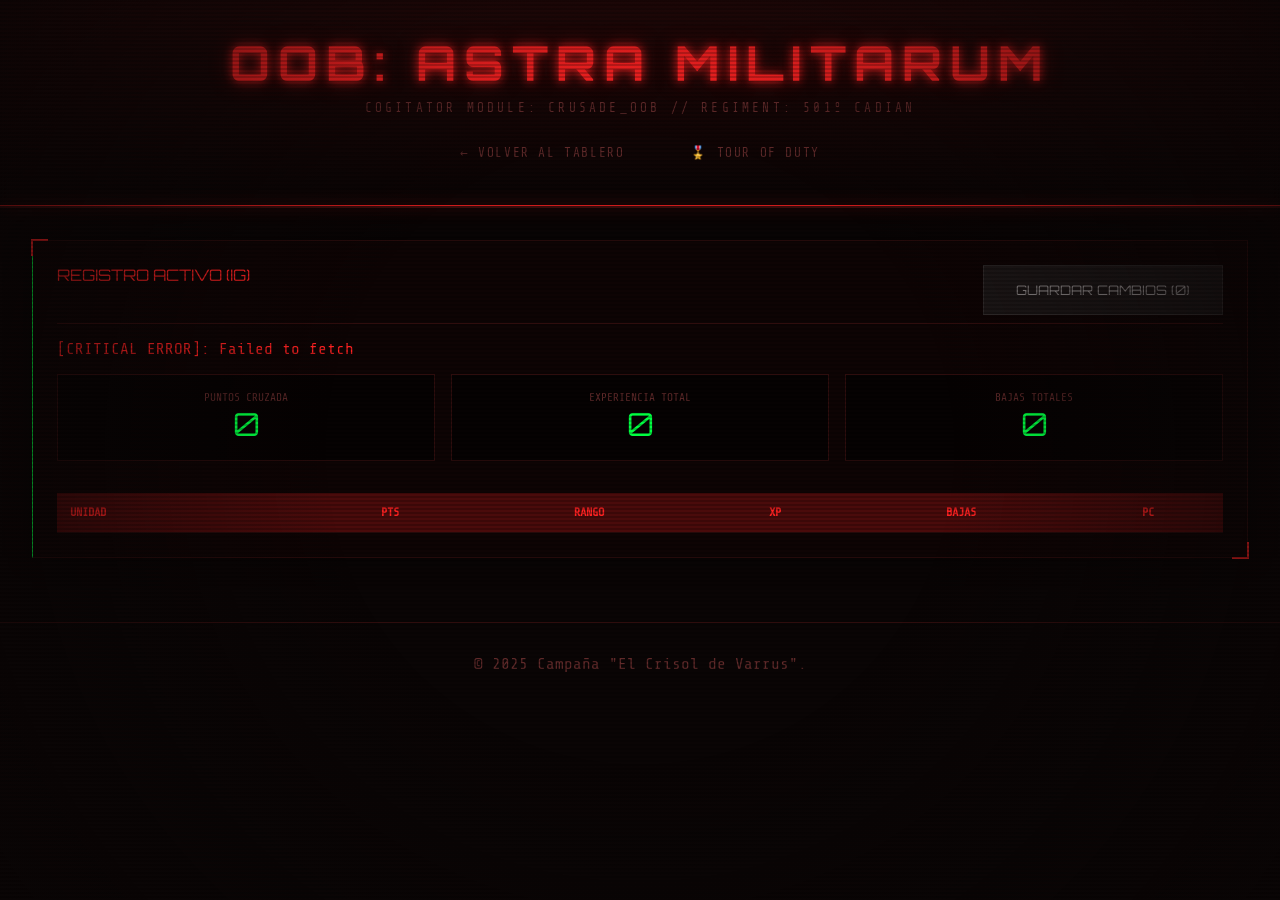
<file: ob_ig.html>
<!DOCTYPE html>
<html lang="es">

<head>
    <meta charset="UTF-8">
    <meta name="viewport" content="width=device-width, initial-scale=1.0">
    <title>COGITATOR: OOB_ASTRA_MILITARUM</title>
    <link href="https://fonts.googleapis.com/css2?family=Share+Tech+Mono&family=Orbitron:wght@400;600;700;900&display=swap" rel="stylesheet">
    <link rel="stylesheet" href="https://cdnjs.cloudflare.com/ajax/libs/font-awesome/6.0.0/css/all.min.css">
    <link rel="stylesheet" href="globals.css">
    <style>
        .faction-ig { border-left-color: var(--success); }
        
        .stat-grid {
            display: grid;
            grid-template-columns: repeat(3, 1fr);
            gap: 1rem;
            margin-bottom: 2rem;
        }

        .stat-box {
            background: rgba(0,0,0,0.5);
            border: 1px solid var(--border);
            padding: 1rem;
            text-align: center;
        }

        .stat-box .label {
            font-size: 0.7rem;
            color: var(--text-dim);
            text-transform: uppercase;
            display: block;
        }

        .stat-box .value {
            font-size: 2rem;
            color: var(--success);
            font-family: 'Orbitron', sans-serif;
        }

        table {
            width: 100%;
            border-collapse: collapse;
            font-size: 0.9rem;
        }

        th, td {
            padding: 0.8rem;
            border-bottom: 1px solid var(--border);
            text-align: center;
        }

        th {
            background: var(--primary-glow);
            color: var(--primary);
            text-transform: uppercase;
            font-size: 0.75rem;
        }

        .unit-name {
            text-align: left;
            color: var(--success);
            font-weight: bold;
        }

        .control-button {
            background: var(--bg-panel);
            border: 1px solid var(--border);
            color: var(--text-main);
            width: 30px;
            height: 30px;
            cursor: pointer;
            transition: 0.2s;
        }

        .control-button:hover {
            border-color: var(--success);
            background: var(--primary-glow);
        }

        #save-changes-button {
            padding: 1rem 2rem;
            background: var(--primary-dim);
            border: 1px solid var(--primary);
            color: white;
            cursor: pointer;
            text-transform: uppercase;
            font-family: 'Orbitron', sans-serif;
            transition: 0.3s;
        }

        #save-changes-button:hover:not(:disabled) {
            background: var(--primary);
            box-shadow: 0 0 15px var(--primary);
        }

        #save-changes-button:disabled {
            opacity: 0.5;
            cursor: not-allowed;
            filter: grayscale(1);
        }
    </style>
</head>

<body class="antialiased">
    <div class="hud-vignette"></div>

    <header class="main-header">
        <div class="title-container">
            <h1>OOB: ASTRA MILITARUM</h1>
            <p class="sub-readout">COGITATOR MODULE: CRUSADE_OOB // REGIMENT: 501º CADIAN</p>
        </div>
        <div style="margin-top: 1rem; display: flex; justify-content: center; gap: 1rem;">
            <a href="index.html" class="nav-tab">← VOLVER AL TABLERO</a>
            <a href="ob_ig_tour.html" class="nav-tab">🎖️ TOUR OF DUTY</a>
        </div>
    </header>

    <main style="padding: 2rem; max-width: 1400px; margin: 0 auto;">
        <section class="panel faction-ig">
            <div class="panel-header">
                <span>REGISTRO ACTIVO (IG)</span>
                <button id="save-changes-button" onclick="sendUpdates()" disabled>Guardar Cambios (0)</button>
            </div>

            <p id="loading-message" style="color: var(--danger); margin-bottom: 1rem;">[SISTEMA]: ESTABLECIENDO VÍNCULO CON EL COMISARIADO...</p>

            <div class="stat-grid">
                <div class="stat-box">
                    <span class="label">Puntos Cruzada</span>
                    <span id="total-pc" class="value">0</span>
                </div>
                <div class="stat-box">
                    <span class="label">Experiencia Total</span>
                    <span id="total-xp" class="value">0</span>
                </div>
                <div class="stat-box">
                    <span class="label">Bajas Totales</span>
                    <span id="total-destruidos" class="value">0</span>
                </div>
            </div>

            <div style="overflow-x: auto;">
                <table>
                    <thead>
                        <tr>
                            <th style="text-align: left;">Unidad</th>
                            <th>Pts</th>
                            <th>Rango</th>
                            <th>XP</th>
                            <th>Bajas</th>
                            <th>PC</th>
                        </tr>
                    </thead>
                    <tbody id="units-list-table-body">
                        <!-- Injected by JS -->
                    </tbody>
                </table>
            </div>
        </section>
    </main>

    <footer style="text-align: center; padding: 2rem; color: var(--text-dim); border-top: 1px solid var(--border);">
        <p>&copy; 2025 Campaña "El Crisol de Varrus".</p>
    </footer>

    <script>
        const APP_SCRIPT_URL = "https://script.google.com/macros/s/AKfycbyjANRSU65G428KEaFYMa8qOMlnhPBi_zShT3NjbO_P1t1bdk5xEWRR1obt5ftcHZHJ/exec"; 
        let updatesQueue = {}; 

        async function fetchAndRenderList() {
            const loadingElement = document.getElementById('loading-message');
            const listContainer = document.getElementById('units-list-table-body');
            const saveButton = document.getElementById('save-changes-button');
            
            loadingElement.textContent = '[SISTEMA]: SINCRONIZANDO DATOS DEL OMNISSIAH...';
            listContainer.innerHTML = ''; 
            updatesQueue = {}; 

            try {
                const response = await fetch(APP_SCRIPT_URL);
                if (!response.ok) throw new Error(`Fallo de red (${response.status}).`);
                
                const data = await response.json();
                let totalXP = 0;
                let totalPC = 0;
                let totalDestruidos = 0;
                let html = '';
                
                if (data.length === 0) {
                    loadingElement.textContent = '[ERROR]: DATOS NO ENCONTRADOS.';
                    return;
                }

                data.forEach(unit => {
                    totalXP += parseInt(unit.xp) || 0;
                    totalPC += parseInt(unit.pc) || 0;
                    totalDestruidos += parseInt(unit.destruidos) || 0;
                    
                    const getRank = (xp) => {
                        if (xp >= 71) return 'LEYENDA';
                        if (xp >= 51) return 'HEROE';
                        if (xp >= 31) return 'VETERANO';
                        if (xp >= 6) return 'COMBATIENTE';
                        return 'NOVATO';
                    };
                    const rank = getRank(unit.xp);
                    const safeName = unit.nombre.replace(/\s/g, '_').replace(/[^a-zA-Z0-9_]/g, '');

                    html += `
                        <tr data-unit-name="${unit.nombre}">
                            <td class="unit-name">
                                <div>${unit.nombre}</div>
                                <div style="font-size: 0.7rem; color: var(--text-dim);">${unit.tipo}</div>
                            </td>
                            <td style="color: var(--secondary); font-weight: bold;">${unit.puntosBase}</td>
                            <td>${rank}</td>
                            <td>
                                <div style="display: flex; align-items: center; justify-content: center; gap: 0.5rem;">
                                    <button onclick="addToQueue('${unit.nombre}', 'xp', 'decremento')" class="control-button">-</button>
                                    <span id="xp-${safeName}" data-initial-value="${unit.xp}" style="width: 20px;">${unit.xp}</span>
                                    <button onclick="addToQueue('${unit.nombre}', 'xp', 'incremento')" class="control-button">+</button>
                                </div>
                            </td>
                            <td>
                                <div style="display: flex; align-items: center; justify-content: center; gap: 0.5rem;">
                                    <button onclick="addToQueue('${unit.nombre}', 'destruidos', 'decremento')" class="control-button">-</button>
                                    <span id="destruidos-${safeName}" data-initial-value="${unit.destruidos}" style="width: 20px;">${unit.destruidos}</span>
                                    <button onclick="addToQueue('${unit.nombre}', 'destruidos', 'incremento')" class="control-button">+</button>
                                </div>
                            </td>
                            <td>
                                <div style="display: flex; align-items: center; justify-content: center; gap: 0.5rem;">
                                    <button onclick="addToQueue('${unit.nombre}', 'pc', 'decremento')" class="control-button">-</button>
                                    <span id="pc-${safeName}" data-initial-value="${unit.pc}" style="width: 20px;">${unit.pc}</span>
                                    <button onclick="addToQueue('${unit.nombre}', 'pc', 'incremento')" class="control-button">+</button>
                                </div>
                            </td>
                        </tr>
                    `;
                });
                
                listContainer.innerHTML = html;
                loadingElement.style.display = 'none'; 
                
                document.getElementById('total-pc').textContent = totalPC;
                document.getElementById('total-xp').textContent = totalXP;
                document.getElementById('total-destruidos').textContent = totalDestruidos;

                saveButton.disabled = true;
                saveButton.textContent = 'Guardar Cambios (0)';

            } catch (error) {
                console.error('Error fetching data:', error);
                loadingElement.textContent = `[CRITICAL ERROR]: ${error.message}`;
            }
        }

        function addToQueue(nombreUnidad, campo, accion) {
            const safeName = nombreUnidad.replace(/\s/g, '_').replace(/[^a-zA-Z0-9_]/g, '');
            const targetElement = document.getElementById(`${campo}-${safeName}`);
            let currentValue = parseInt(targetElement.textContent);
            const saveButton = document.getElementById('save-changes-button');
            
            let newValue = (accion === 'incremento') ? currentValue + 1 : Math.max(0, currentValue - 1);
            targetElement.textContent = newValue;

            const key = `${nombreUnidad}_${campo}`;
            if (!updatesQueue[key]) {
                updatesQueue[key] = {
                    nombreUnidad: nombreUnidad,
                    campo: campo,
                    valorInicial: parseInt(targetElement.dataset.initialValue),
                    valorFinal: newValue
                };
            } else {
                updatesQueue[key].valorFinal = newValue;
            }

            if (updatesQueue[key].valorFinal === updatesQueue[key].valorInicial) {
                delete updatesQueue[key];
            }

            const pendingCount = Object.keys(updatesQueue).length;
            saveButton.disabled = pendingCount === 0;
            saveButton.textContent = `Guardar Cambios (${pendingCount})`;
        }

        async function sendUpdates() {
            const saveButton = document.getElementById('save-changes-button');
            saveButton.disabled = true;
            saveButton.textContent = 'TRANSMITIENDO...';

            const changesArray = Object.values(updatesQueue).map(item => ({
                nombreUnidad: item.nombreUnidad,
                campo: item.campo,
                valor: item.valorFinal
            }));
            
            if (changesArray.length === 0) return;

            try {
                await fetch(APP_SCRIPT_URL, {
                    method: 'POST',
                    mode: 'cors',
                    headers: { 'Content-Type': 'text/plain' },
                    body: JSON.stringify(changesArray)
                });
                alert(`[VÍNCULO ESTABLECIDO]: CAMBIOS REGISTRADOS CORRECTAMENTE.`);
                fetchAndRenderList(); 
            } catch (error) {
                alert('[ERROR DE TRANSMISIÓN]: VERIFIQUE CONEXIÓN CON EL COGITATOR.');
                saveButton.textContent = 'FALLO TRANSMISIÓN';
                saveButton.disabled = false;
            }
        }

        window.onload = fetchAndRenderList;
    </script>
</body>

</html>
</file>
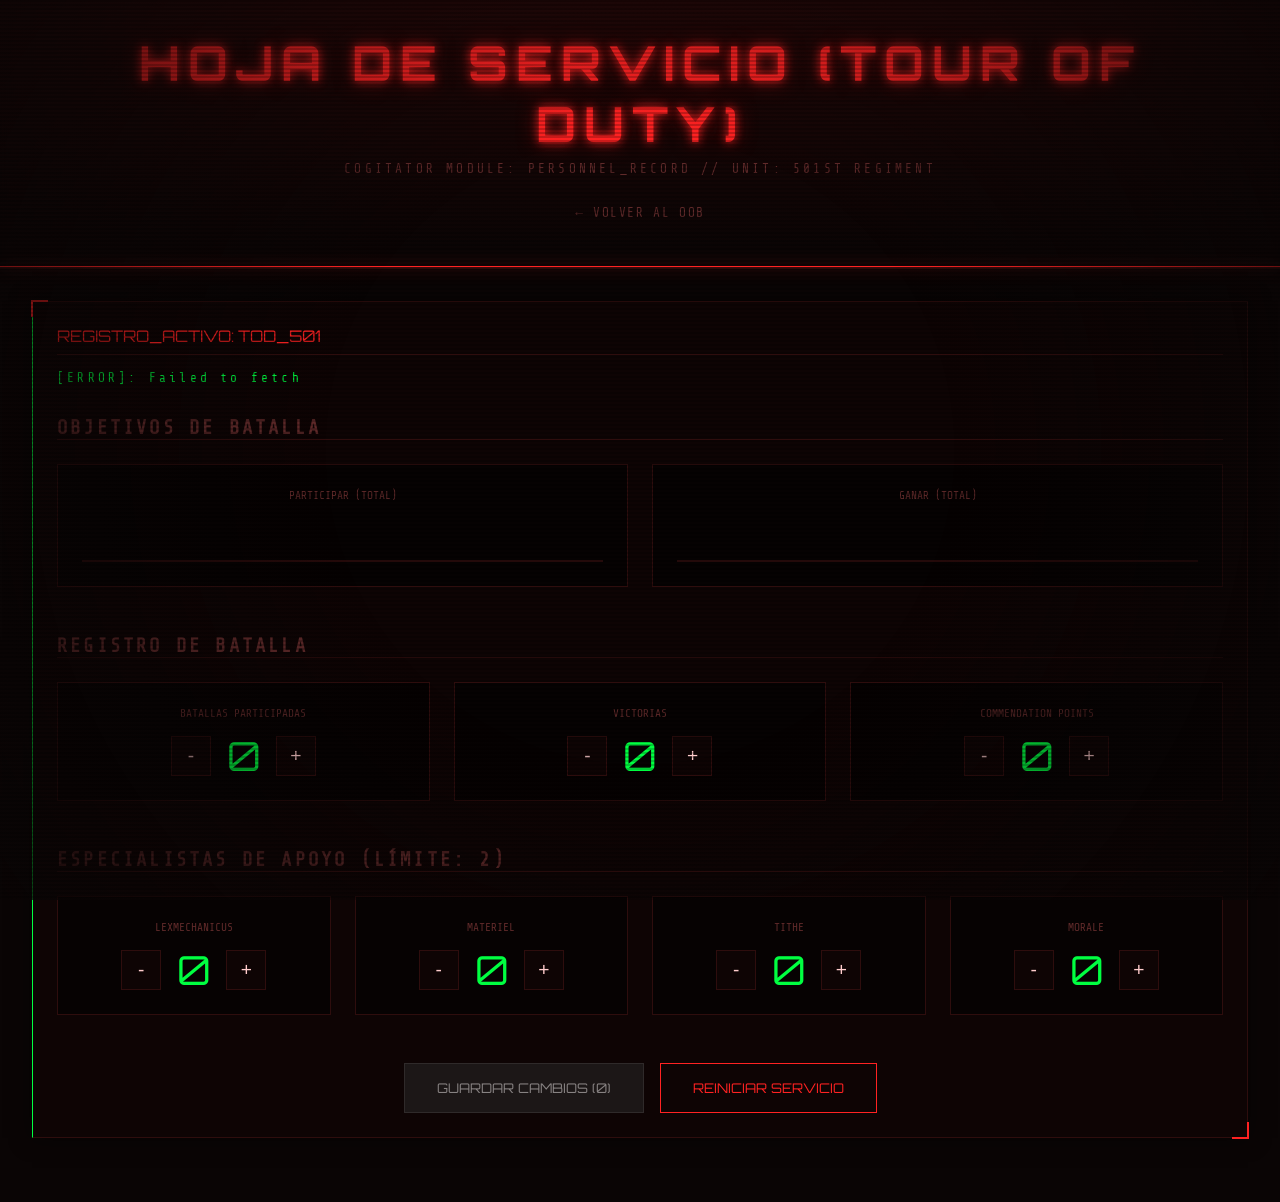
<file: ob_ig_tour.html>
<!DOCTYPE html>
<html lang="es">
<head>
    <meta charset="UTF-8">
    <meta name="viewport" content="width=device-width, initial-scale=1.0">
    <title>COGITATOR: TOUR_OF_DUTY</title>
    <link href="https://fonts.googleapis.com/css2?family=Share+Tech+Mono&family=Orbitron:wght@400;600;700;900&display=swap" rel="stylesheet">
    <link rel="stylesheet" href="https://cdnjs.cloudflare.com/ajax/libs/font-awesome/6.0.0/css/all.min.css">
    <link rel="stylesheet" href="globals.css">
    <style>
        .tour-panel { border-left-color: var(--success); }
        
        .stat-grid-tod {
            display: grid;
            grid-template-columns: repeat(auto-fit, minmax(200px, 1fr));
            gap: 1.5rem;
            margin-bottom: 2rem;
        }

        .tod-card {
            background: rgba(0,0,0,0.5);
            border: 1px solid var(--border);
            padding: 1.5rem;
            text-align: center;
        }

        .tod-card .label {
            font-size: 0.7rem;
            color: var(--text-dim);
            text-transform: uppercase;
            display: block;
            margin-bottom: 0.5rem;
        }

        .tod-card .value {
            font-size: 2.5rem;
            color: var(--success);
            font-family: 'Orbitron', sans-serif;
            line-height: 1;
        }

        .input-tod {
            background: transparent;
            border: none;
            border-bottom: 2px solid var(--border);
            color: var(--success);
            font-family: 'Orbitron', sans-serif;
            font-size: 2.5rem;
            text-align: center;
            width: 100%;
            padding: 0;
        }

        .input-tod:focus {
            outline: none;
            border-color: var(--success);
        }

        .control-group {
            display: flex;
            align-items: center;
            justify-content: center;
            gap: 1rem;
            margin-top: 1rem;
        }

        .control-btn {
            background: var(--bg-panel);
            border: 1px solid var(--border);
            color: var(--text-main);
            width: 40px;
            height: 40px;
            cursor: pointer;
            font-size: 1.2rem;
            transition: 0.2s;
        }

        .control-btn:hover {
            border-color: var(--success);
            background: var(--primary-glow);
        }

        #status-message {
            position: fixed;
            bottom: 20px;
            left: 50%;
            transform: translateX(-50%);
            padding: 1rem 2rem;
            background: var(--bg-panel);
            border: 1px solid var(--primary);
            color: var(--primary);
            z-index: 1000;
            display: none;
            font-family: 'Share Tech Mono', monospace;
            box-shadow: 0 0 20px rgba(0,0,0,0.5);
        }

        #save-changes-button {
            padding: 1rem 2rem;
            background: var(--primary-dim);
            border: 1px solid var(--primary);
            color: white;
            cursor: pointer;
            text-transform: uppercase;
            font-family: 'Orbitron', sans-serif;
            transition: 0.3s;
        }

        #save-changes-button:hover:not(:disabled) {
            background: var(--primary);
            box-shadow: 0 0 15px var(--primary);
        }

        #save-changes-button:disabled {
            opacity: 0.5;
            cursor: not-allowed;
            filter: grayscale(1);
        }
    </style>
</head>
<body class="antialiased">
    <div class="hud-vignette"></div>

    <header class="main-header">
        <div class="title-container">
            <h1>HOJA DE SERVICIO (TOUR OF DUTY)</h1>
            <p class="sub-readout">COGITATOR MODULE: PERSONNEL_RECORD // UNIT: 501ST REGIMENT</p>
        </div>
        <div style="margin-top: 1rem;">
            <a href="ob_ig.html" class="nav-tab">← VOLVER AL OOB</a>
        </div>
    </header>

    <main style="padding: 2rem; max-width: 1400px; margin: 0 auto;">
        <section class="panel tour-panel">
            <div class="panel-header"><span>REGISTRO_ACTIVO: TOD_501</span></div>
            
            <p id="loading-message" class="sub-readout" style="margin-bottom: 2rem; color: var(--success);">[SISTEMA]: SINCRONIZANDO CON EL ADEPTUS ADMINISTRATUM...</p>

            <!-- OBJETIVOS -->
            <div style="margin-bottom: 3rem;">
                <h2 class="sub-readout" style="font-size: 1.2rem; margin-bottom: 1.5rem; border-bottom: 1px solid var(--border);">OBJETIVOS DE BATALLA</h2>
                <div class="stat-grid-tod">
                    <div class="tod-card">
                        <span class="label">Participar (Total)</span>
                        <input type="number" id="participar_total" class="input-tod" onchange="addInputToQueue('participar_total')">
                    </div>
                    <div class="tod-card">
                        <span class="label">Ganar (Total)</span>
                        <input type="number" id="ganar_total" class="input-tod" onchange="addInputToQueue('ganar_total')">
                    </div>
                </div>
            </div>

            <!-- REGISTRO -->
            <div style="margin-bottom: 3rem;">
                <h2 class="sub-readout" style="font-size: 1.2rem; margin-bottom: 1.5rem; border-bottom: 1px solid var(--border);">REGISTRO DE BATALLA</h2>
                <div class="stat-grid-tod">
                    <div class="tod-card">
                        <span class="label">Batallas Participadas</span>
                        <div class="control-group">
                            <button onclick="addToQueue('participadas', -1)" class="control-btn">-</button>
                            <span id="participadas" class="value">0</span>
                            <button onclick="addToQueue('participadas', 1)" class="control-btn">+</button>
                        </div>
                    </div>
                    <div class="tod-card">
                        <span class="label">Victorias</span>
                        <div class="control-group">
                            <button onclick="addToQueue('victorias', -1)" class="control-btn">-</button>
                            <span id="victorias" class="value">0</span>
                            <button onclick="addToQueue('victorias', 1)" class="control-btn">+</button>
                        </div>
                    </div>
                    <div class="tod-card">
                        <span class="label">Commendation Points</span>
                        <div class="control-group">
                            <button onclick="addToQueue('commendation', -1)" class="control-btn">-</button>
                            <span id="commendation" class="value">0</span>
                            <button onclick="addToQueue('commendation', 1)" class="control-btn">+</button>
                        </div>
                    </div>
                </div>
            </div>

            <!-- ESPECIALISTAS -->
            <div style="margin-bottom: 3rem;">
                <h2 class="sub-readout" style="font-size: 1.2rem; margin-bottom: 1.5rem; border-bottom: 1px solid var(--border);">ESPECIALISTAS DE APOYO (LÍMITE: 2)</h2>
                <div class="stat-grid-tod">
                    <div class="tod-card">
                        <span class="label">Lexmechanicus</span>
                        <div class="control-group">
                            <button onclick="addToQueue('lexmechanicus', -1)" class="control-btn">-</button>
                            <span id="lexmechanicus" class="value">0</span>
                            <button onclick="addToQueue('lexmechanicus', 1)" class="control-btn">+</button>
                        </div>
                    </div>
                    <div class="tod-card">
                        <span class="label">Materiel</span>
                        <div class="control-group">
                            <button onclick="addToQueue('materiel', -1)" class="control-btn">-</button>
                            <span id="materiel" class="value">0</span>
                            <button onclick="addToQueue('materiel', 1)" class="control-btn">+</button>
                        </div>
                    </div>
                    <div class="tod-card">
                        <span class="label">Tithe</span>
                        <div class="control-group">
                            <button onclick="addToQueue('tithe', -1)" class="control-btn">-</button>
                            <span id="tithe" class="value">0</span>
                            <button onclick="addToQueue('tithe', 1)" class="control-btn">+</button>
                        </div>
                    </div>
                    <div class="tod-card">
                        <span class="label">Morale</span>
                        <div class="control-group">
                            <button onclick="addToQueue('morale', -1)" class="control-btn">-</button>
                            <span id="morale" class="value">0</span>
                            <button onclick="addToQueue('morale', 1)" class="control-btn">+</button>
                        </div>
                    </div>
                </div>
            </div>

            <div style="text-align: center; gap: 1rem; display: flex; justify-content: center;">
                <button id="save-changes-button" onclick="sendUpdates()" disabled>Guardar Cambios (0)</button>
                <button onclick="resetTour()" style="background: none; border: 1px solid var(--danger); color: var(--danger); padding: 1rem 2rem; cursor: pointer; text-transform: uppercase; font-family: 'Orbitron', sans-serif;">Reiniciar Servicio</button>
            </div>
        </section>
    </main>

    <div id="status-message"></div>

    <script>
        const APP_SCRIPT_URL = "https://script.google.com/macros/s/AKfycbxYpi0oIkq4QXt41vOqRTw2x6pWkGL7s-S-FGmEzWmAQWTGmxMeh3GTcBEop7105BRZIA/exec"; 
        let updatesQueue = {}; 
        let initialData = {};

        async function fetchTourData() {
            const loadingElement = document.getElementById('loading-message');
            const saveButton = document.getElementById('save-changes-button');
            updatesQueue = {};

            try {
                const response = await fetch(APP_SCRIPT_URL);
                if (!response.ok) throw new Error('Fallo al conectar.');
                initialData = await response.json();
                updateUI(initialData);
                loadingElement.style.display = 'none';
                saveButton.disabled = true;
            } catch (error) {
                loadingElement.textContent = `[ERROR]: ${error.message}`;
            }
        }

        function updateUI(data) {
            ['participar_total', 'ganar_total'].forEach(f => {
                const el = document.getElementById(f);
                el.value = data[f];
                el.dataset.initialValue = data[f];
            });
            ['participadas', 'victorias', 'commendation', 'lexmechanicus', 'materiel', 'tithe', 'morale'].forEach(f => {
                const el = document.getElementById(f);
                el.textContent = data[f];
                el.dataset.initialValue = data[f];
            });
        }

        function addToQueue(field, amount) {
            const el = document.getElementById(field);
            let nv = parseInt(el.textContent) + amount;
            if (['lexmechanicus', 'materiel', 'tithe', 'morale'].includes(field)) nv = Math.max(0, Math.min(2, nv));
            else nv = Math.max(0, nv);
            el.textContent = nv;
            handleQueueUpdate(field, nv, el.dataset.initialValue);
        }

        function addInputToQueue(field) {
            const el = document.getElementById(field);
            let nv = Math.max(0, parseInt(el.value) || 0);
            el.value = nv;
            handleQueueUpdate(field, nv, el.dataset.initialValue);
        }

        function handleQueueUpdate(field, nv, iv) {
            const saveButton = document.getElementById('save-changes-button');
            if (nv === parseInt(iv)) delete updatesQueue[field];
            else updatesQueue[field] = { field: field, value: nv };
            const pc = Object.keys(updatesQueue).length;
            saveButton.disabled = pc === 0;
            saveButton.textContent = `Guardar Cambios (${pc})`;
        }

        async function sendUpdates() {
            const saveButton = document.getElementById('save-changes-button');
            saveButton.disabled = true;
            saveButton.textContent = 'TRANSMITIENDO...';
            const changesArray = Object.values(updatesQueue);
            try {
                const response = await fetch(APP_SCRIPT_URL, {
                    method: 'POST',
                    mode: 'cors',
                    headers: { 'Content-Type': 'text/plain' },
                    body: JSON.stringify({ action: 'UPDATE_BATCH', changes: changesArray })
                });
                const result = await response.json();
                if (result.success) {
                    showStatus('DATOS TRANSMITIDOS.');
                    location.reload();
                } else throw new Error(result.error);
            } catch (error) {
                showStatus(`FALLO: ${error.message}`, 'error');
                saveButton.disabled = false;
            }
        }

        async function resetTour() {
            if (!confirm('¿CONFIRMAR REINICIO DE REGISTRO?')) return;
            try {
                const response = await fetch(APP_SCRIPT_URL, {
                    method: 'POST',
                    mode: 'cors',
                    headers: { 'Content-Type': 'text/plain' },
                    body: JSON.stringify({ action: 'RESET' })
                });
                const result = await response.json();
                if (result.success) location.reload();
            } catch (error) {
                showStatus('FALLO REINICIO', 'error');
            }
        }

        function showStatus(msg, type = 'success') {
            const el = document.getElementById('status-message');
            el.textContent = `[SISTEMA]: ${msg}`;
            el.style.display = 'block';
            el.style.borderColor = type === 'success' ? 'var(--success)' : 'var(--danger)';
            el.style.color = type === 'success' ? 'var(--success)' : 'var(--danger)';
            setTimeout(() => el.style.display = 'none', 3000);
        }

        window.onload = fetchTourData;
    </script>
</body>
</html>
</file>
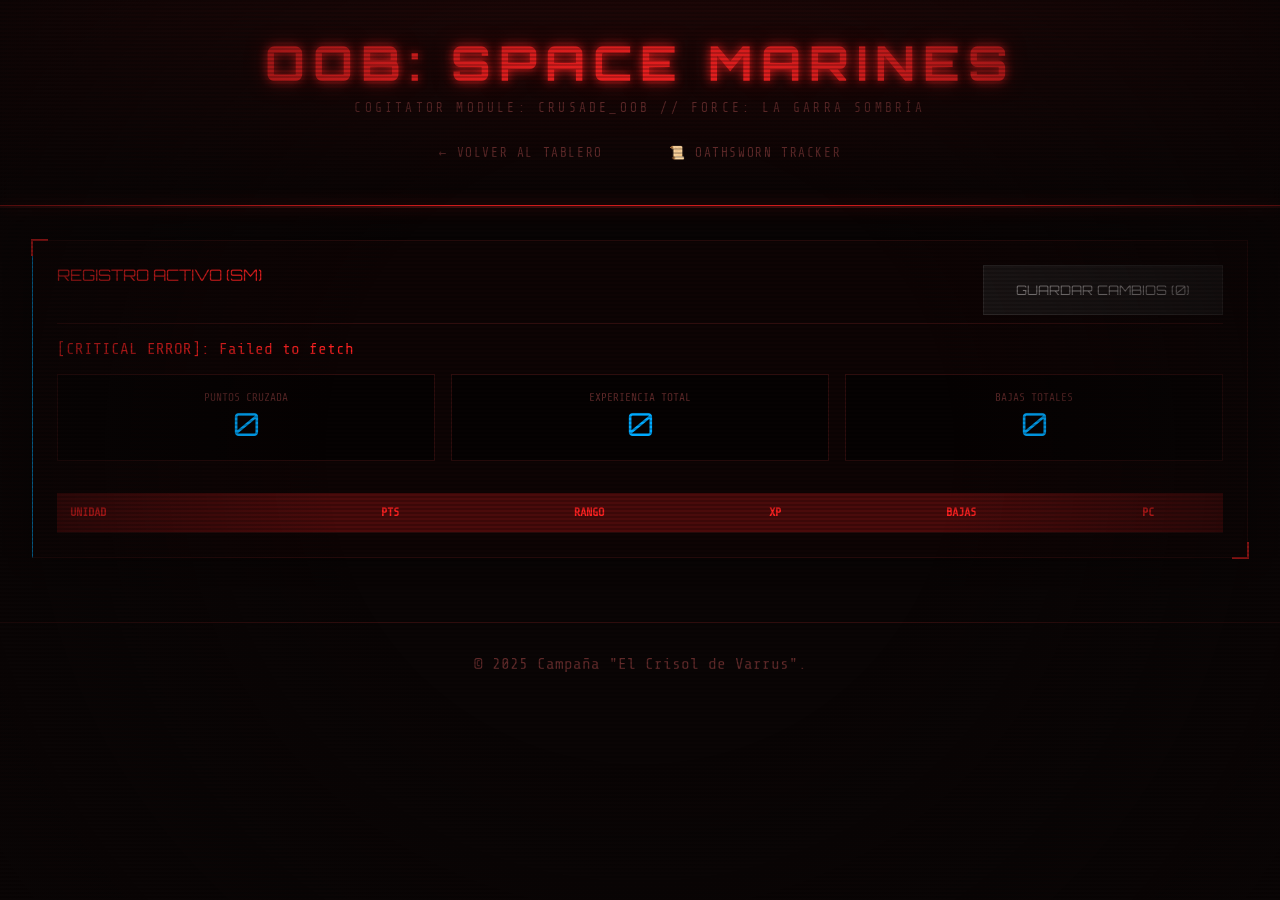
<file: ob_sm.html>
<head>
    <meta charset="UTF-8">
    <meta name="viewport" content="width=device-width, initial-scale=1.0">
    <title>COGITATOR: OOB_SPACE_MARINES</title>
    <link href="https://fonts.googleapis.com/css2?family=Share+Tech+Mono&family=Orbitron:wght@400;600;700;900&display=swap" rel="stylesheet">
    <link rel="stylesheet" href="https://cdnjs.cloudflare.com/ajax/libs/font-awesome/6.0.0/css/all.min.css">
    <link rel="stylesheet" href="globals.css">
    <style>
        .faction-sm { border-left-color: var(--info); }
        
        .stat-grid {
            display: grid;
            grid-template-columns: repeat(3, 1fr);
            gap: 1rem;
            margin-bottom: 2rem;
        }

        .stat-box {
            background: rgba(0,0,0,0.5);
            border: 1px solid var(--border);
            padding: 1rem;
            text-align: center;
        }

        .stat-box .label {
            font-size: 0.7rem;
            color: var(--text-dim);
            text-transform: uppercase;
            display: block;
        }

        .stat-box .value {
            font-size: 2rem;
            color: var(--info);
            font-family: 'Orbitron', sans-serif;
        }

        table {
            width: 100%;
            border-collapse: collapse;
            font-size: 0.9rem;
        }

        th, td {
            padding: 0.8rem;
            border-bottom: 1px solid var(--border);
            text-align: center;
        }

        th {
            background: var(--primary-glow);
            color: var(--primary);
            text-transform: uppercase;
            font-size: 0.75rem;
        }

        .unit-name {
            text-align: left;
            color: var(--info);
            font-weight: bold;
        }

        .control-button {
            background: var(--bg-panel);
            border: 1px solid var(--border);
            color: var(--text-main);
            width: 30px;
            height: 30px;
            cursor: pointer;
            transition: 0.2s;
        }

        .control-button:hover {
            border-color: var(--info);
            background: var(--primary-glow);
        }

        #save-changes-button {
            padding: 1rem 2rem;
            background: var(--primary-dim);
            border: 1px solid var(--primary);
            color: white;
            cursor: pointer;
            text-transform: uppercase;
            font-family: 'Orbitron', sans-serif;
            transition: 0.3s;
        }

        #save-changes-button:hover:not(:disabled) {
            background: var(--primary);
            box-shadow: 0 0 15px var(--primary);
        }

        #save-changes-button:disabled {
            opacity: 0.5;
            cursor: not-allowed;
            filter: grayscale(1);
        }
    </style>
</head>
<body class="antialiased">
    <div class="hud-vignette"></div>

    <header class="main-header">
        <div class="title-container">
            <h1>OOB: SPACE MARINES</h1>
            <p class="sub-readout">COGITATOR MODULE: CRUSADE_OOB // FORCE: LA GARRA SOMBRÍA</p>
        </div>
        <div style="margin-top: 1rem; display: flex; justify-content: center; gap: 1rem;">
            <a href="index.html" class="nav-tab">← VOLVER AL TABLERO</a>
            <a href="oath_tracker.html" class="nav-tab">📜 OATHSWORN TRACKER</a>
        </div>
    </header>

    <main style="padding: 2rem; max-width: 1400px; margin: 0 auto;">
        <section class="panel faction-sm">
            <div class="panel-header">
                <span>REGISTRO ACTIVO (SM)</span>
                <button id="save-changes-button" onclick="sendUpdates()" disabled>Guardar Cambios (0)</button>
            </div>

            <p id="loading-message" style="color: var(--danger); margin-bottom: 1rem;">[SISTEMA]: ESTABLECIENDO VÍNCULO CON LA HOJA DE DATOS...</p>

            <div class="stat-grid">
                <div class="stat-box">
                    <span class="label">Puntos Cruzada</span>
                    <span id="total-pc" class="value">0</span>
                </div>
                <div class="stat-box">
                    <span class="label">Experiencia Total</span>
                    <span id="total-xp" class="value">0</span>
                </div>
                <div class="stat-box">
                    <span class="label">Bajas Totales</span>
                    <span id="total-destruidos" class="value">0</span>
                </div>
            </div>

            <div style="overflow-x: auto;">
                <table>
                    <thead>
                        <tr>
                            <th style="text-align: left;">Unidad</th>
                            <th>Pts</th>
                            <th>Rango</th>
                            <th>XP</th>
                            <th>Bajas</th>
                            <th>PC</th>
                        </tr>
                    </thead>
                    <tbody id="units-list-table-body">
                        <!-- Injected by JS -->
                    </tbody>
                </table>
            </div>
        </section>
    </main>

    <footer style="text-align: center; padding: 2rem; color: var(--text-dim); border-top: 1px solid var(--border);">
        <p>&copy; 2025 Campaña "El Crisol de Varrus".</p>
    </footer>

    <script>
        const APP_SCRIPT_URL = "https://script.google.com/macros/s/AKfycbzdHI6TjNys2Jvw_xhzySm2G2E73PGi53jayN-NmkQbpk4FPVCzPoCV122KG-0w7RNZ/exec"; 
        let updatesQueue = {}; 

        async function fetchAndRenderList() {
            const loadingElement = document.getElementById('loading-message');
            const listContainer = document.getElementById('units-list-table-body');
            const saveButton = document.getElementById('save-changes-button');
            
            loadingElement.textContent = '[SISTEMA]: SINCRONIZANDO DATOS DEL OMNISSIAH...';
            listContainer.innerHTML = ''; 
            updatesQueue = {}; 

            try {
                const response = await fetch(APP_SCRIPT_URL);
                if (!response.ok) throw new Error(`Fallo de red (${response.status}).`);
                
                const data = await response.json();
                let totalXP = 0;
                let totalPC = 0;
                let totalDestruidos = 0;
                let html = '';
                
                if (data.length === 0) {
                    loadingElement.textContent = '[ERROR]: DATOS NO ENCONTRADOS.';
                    return;
                }

                data.forEach(unit => {
                    totalXP += parseInt(unit.xp) || 0;
                    totalPC += parseInt(unit.pc) || 0;
                    totalDestruidos += parseInt(unit.destruidos) || 0;
                    
                    const getRank = (xp) => {
                        if (xp >= 71) return 'LEYENDA';
                        if (xp >= 51) return 'HEROE';
                        if (xp >= 31) return 'VETERANO';
                        if (xp >= 6) return 'COMBATIENTE';
                        return 'NOVATO';
                    };
                    const rank = getRank(unit.xp);
                    const safeName = unit.nombre.replace(/\s/g, '_').replace(/[^a-zA-Z0-9_]/g, '');

                    html += `
                        <tr data-unit-name="${unit.nombre}">
                            <td class="unit-name">
                                <div>${unit.nombre}</div>
                                <div style="font-size: 0.7rem; color: var(--text-dim);">${unit.tipo}</div>
                            </td>
                            <td style="color: var(--secondary); font-weight: bold;">${unit.puntosBase}</td>
                            <td>${rank}</td>
                            <td>
                                <div style="display: flex; align-items: center; justify-content: center; gap: 0.5rem;">
                                    <button onclick="addToQueue('${unit.nombre}', 'xp', 'decremento')" class="control-button">-</button>
                                    <span id="xp-${safeName}" data-initial-value="${unit.xp}" style="width: 20px;">${unit.xp}</span>
                                    <button onclick="addToQueue('${unit.nombre}', 'xp', 'incremento')" class="control-button">+</button>
                                </div>
                            </td>
                            <td>
                                <div style="display: flex; align-items: center; justify-content: center; gap: 0.5rem;">
                                    <button onclick="addToQueue('${unit.nombre}', 'destruidos', 'decremento')" class="control-button">-</button>
                                    <span id="destruidos-${safeName}" data-initial-value="${unit.destruidos}" style="width: 20px;">${unit.destruidos}</span>
                                    <button onclick="addToQueue('${unit.nombre}', 'destruidos', 'incremento')" class="control-button">+</button>
                                </div>
                            </td>
                            <td>
                                <div style="display: flex; align-items: center; justify-content: center; gap: 0.5rem;">
                                    <button onclick="addToQueue('${unit.nombre}', 'pc', 'decremento')" class="control-button">-</button>
                                    <span id="pc-${safeName}" data-initial-value="${unit.pc}" style="width: 20px;">${unit.pc}</span>
                                    <button onclick="addToQueue('${unit.nombre}', 'pc', 'incremento')" class="control-button">+</button>
                                </div>
                            </td>
                        </tr>
                    `;
                });
                
                listContainer.innerHTML = html;
                loadingElement.style.display = 'none'; 
                
                document.getElementById('total-pc').textContent = totalPC;
                document.getElementById('total-xp').textContent = totalXP;
                document.getElementById('total-destruidos').textContent = totalDestruidos;

                saveButton.disabled = true;
                saveButton.textContent = 'Guardar Cambios (0)';

            } catch (error) {
                console.error('Error fetching data:', error);
                loadingElement.textContent = `[CRITICAL ERROR]: ${error.message}`;
            }
        }

        function addToQueue(nombreUnidad, campo, accion) {
            const safeName = nombreUnidad.replace(/\s/g, '_').replace(/[^a-zA-Z0-9_]/g, '');
            const targetElement = document.getElementById(`${campo}-${safeName}`);
            let currentValue = parseInt(targetElement.textContent);
            const saveButton = document.getElementById('save-changes-button');
            
            let newValue = (accion === 'incremento') ? currentValue + 1 : Math.max(0, currentValue - 1);
            targetElement.textContent = newValue;

            const key = `${nombreUnidad}_${campo}`;
            if (!updatesQueue[key]) {
                updatesQueue[key] = {
                    nombreUnidad: nombreUnidad,
                    campo: campo,
                    valorInicial: parseInt(targetElement.dataset.initialValue),
                    valorFinal: newValue
                };
            } else {
                updatesQueue[key].valorFinal = newValue;
            }

            if (updatesQueue[key].valorFinal === updatesQueue[key].valorInicial) {
                delete updatesQueue[key];
            }

            const pendingCount = Object.keys(updatesQueue).length;
            saveButton.disabled = pendingCount === 0;
            saveButton.textContent = `Guardar Cambios (${pendingCount})`;
        }

        async function sendUpdates() {
            const saveButton = document.getElementById('save-changes-button');
            saveButton.disabled = true;
            saveButton.textContent = 'TRANSMITIENDO...';

            const changesArray = Object.values(updatesQueue).map(item => ({
                nombreUnidad: item.nombreUnidad,
                campo: item.campo,
                valor: item.valorFinal
            }));
            
            if (changesArray.length === 0) return;

            try {
                await fetch(APP_SCRIPT_URL, {
                    method: 'POST',
                    mode: 'cors',
                    headers: { 'Content-Type': 'text/plain' },
                    body: JSON.stringify(changesArray)
                });
                alert(`[VÍNCULO ESTABLECIDO]: CAMBIOS REGISTRADOS CORRECTAMENTE.`);
                fetchAndRenderList(); 
            } catch (error) {
                alert('[ERROR DE TRANSMISIÓN]: VERIFIQUE CONEXIÓN CON EL COGITATOR.');
                saveButton.textContent = 'FALLO TRANSMISIÓN';
                saveButton.disabled = false;
            }
        }

        window.onload = fetchAndRenderList;
    </script>
</body>
</html>
</file>
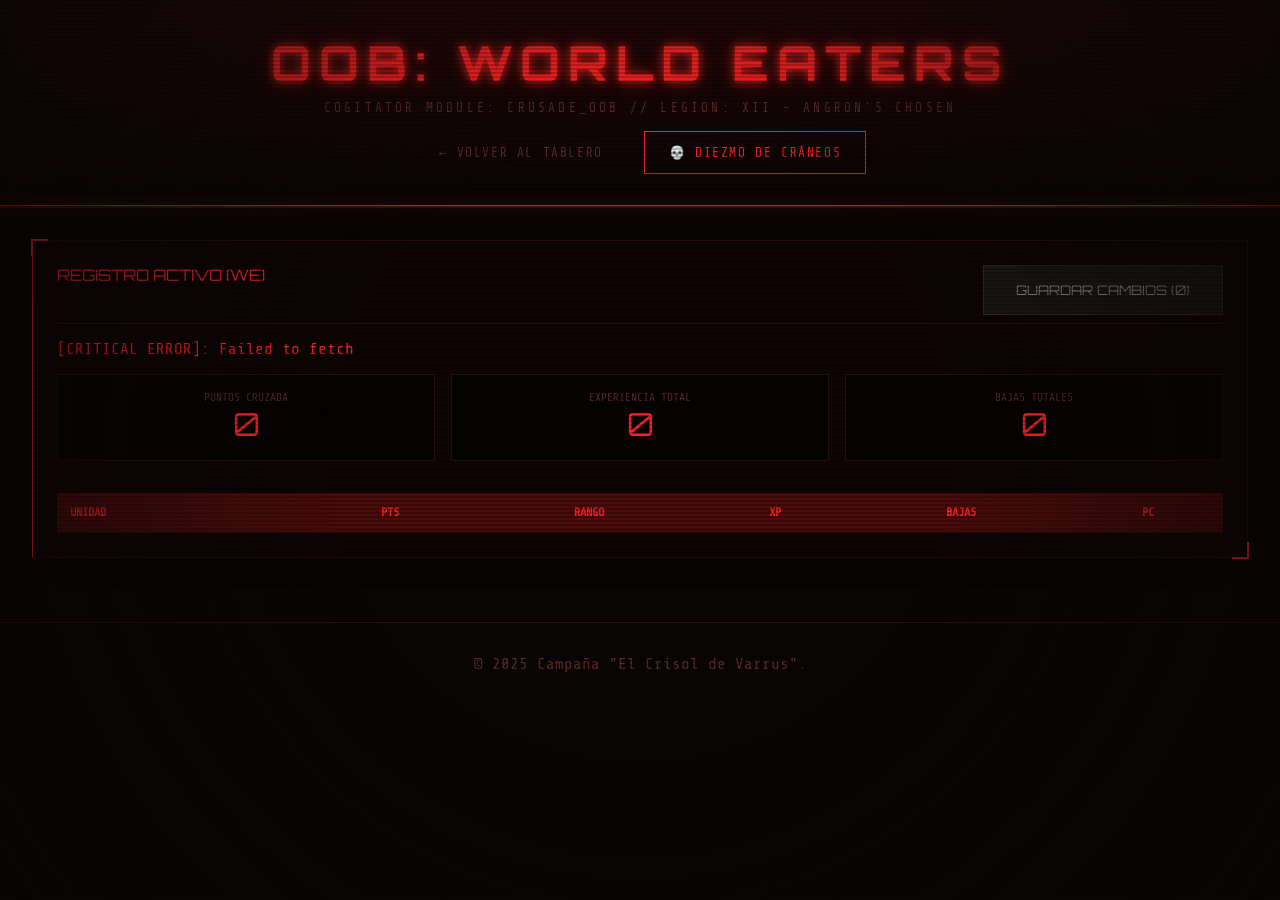
<file: ob_we.html>
<head>
    <meta charset="UTF-8">
    <meta name="viewport" content="width=device-width, initial-scale=1.0">
    <title>COGITATOR: OOB_WORLD_EATERS</title>
    <link href="https://fonts.googleapis.com/css2?family=Share+Tech+Mono&family=Orbitron:wght@400;600;700;900&display=swap" rel="stylesheet">
    <link rel="stylesheet" href="https://cdnjs.cloudflare.com/ajax/libs/font-awesome/6.0.0/css/all.min.css">
    <link rel="stylesheet" href="globals.css">
    <style>
        .faction-we { border-left-color: var(--danger); }
        
        .stat-grid {
            display: grid;
            grid-template-columns: repeat(3, 1fr);
            gap: 1rem;
            margin-bottom: 2rem;
        }

        .stat-box {
            background: rgba(0,0,0,0.5);
            border: 1px solid var(--border);
            padding: 1rem;
            text-align: center;
        }

        .stat-box .label {
            font-size: 0.7rem;
            color: var(--text-dim);
            text-transform: uppercase;
            display: block;
        }

        .stat-box .value {
            font-size: 2rem;
            color: var(--danger);
            font-family: 'Orbitron', sans-serif;
        }

        table {
            width: 100%;
            border-collapse: collapse;
            font-size: 0.9rem;
        }

        th, td {
            padding: 0.8rem;
            border-bottom: 1px solid var(--border);
            text-align: center;
        }

        th {
            background: var(--primary-glow);
            color: var(--primary);
            text-transform: uppercase;
            font-size: 0.75rem;
        }

        .unit-name {
            text-align: left;
            color: var(--danger);
            font-weight: bold;
        }

        .control-button {
            background: var(--bg-panel);
            border: 1px solid var(--border);
            color: var(--text-main);
            width: 30px;
            height: 30px;
            cursor: pointer;
            transition: 0.2s;
        }

        .control-button:hover {
            border-color: var(--danger);
            background: var(--primary-glow);
        }

        #save-changes-button {
            padding: 1rem 2rem;
            background: var(--primary-dim);
            border: 1px solid var(--primary);
            color: white;
            cursor: pointer;
            text-transform: uppercase;
            font-family: 'Orbitron', sans-serif;
            transition: 0.3s;
        }

        #save-changes-button:hover:not(:disabled) {
            background: var(--primary);
            box-shadow: 0 0 15px var(--primary);
        }

        #save-changes-button:disabled {
            opacity: 0.5;
            cursor: not-allowed;
            filter: grayscale(1);
        }
    </style>
</head>
<body class="antialiased">
    <div class="hud-vignette"></div>

    <header class="main-header">
        <div class="title-container">
            <h1>OOB: WORLD EATERS</h1>
            <p class="sub-readout">COGITATOR MODULE: CRUSADE_OOB // LEGION: XII - ANGRON'S CHOSEN</p>
        </div>
        <div style="margin-top: 1rem; display: flex; flex-wrap: wrap; justify-content: center; gap: 1rem;">
            <a href="index.html" class="nav-tab">← VOLVER AL TABLERO</a>
            <a href="ob_we_skulls.html" class="nav-tab" style="color: var(--danger); border-color: var(--danger);">💀 DIEZMO DE CRÁNEOS</a>
        </div>
    </header>

    <main style="padding: 2rem; max-width: 1400px; margin: 0 auto;">
        <section class="panel faction-we">
            <div class="panel-header">
                <span>REGISTRO ACTIVO (WE)</span>
                <button id="save-changes-button" onclick="sendUpdates()" disabled>Guardar Cambios (0)</button>
            </div>

            <p id="loading-message" style="color: var(--danger); margin-bottom: 1rem;">[SISTEMA]: ESTABLECIENDO VÍNCULO CON EL TRONO DE CRÁNEOS...</p>

            <div class="stat-grid">
                <div class="stat-box">
                    <span class="label">Puntos Cruzada</span>
                    <span id="total-pc" class="value">0</span>
                </div>
                <div class="stat-box">
                    <span class="label">Experiencia Total</span>
                    <span id="total-xp" class="value">0</span>
                </div>
                <div class="stat-box">
                    <span class="label">Bajas Totales</span>
                    <span id="total-destruidos" class="value">0</span>
                </div>
            </div>

            <div style="overflow-x: auto;">
                <table>
                    <thead>
                        <tr>
                            <th style="text-align: left;">Unidad</th>
                            <th>Pts</th>
                            <th>Rango</th>
                            <th>XP</th>
                            <th>Bajas</th>
                            <th>PC</th>
                        </tr>
                    </thead>
                    <tbody id="units-list-table-body">
                        <!-- Injected by JS -->
                    </tbody>
                </table>
            </div>
        </section>
    </main>

    <footer style="text-align: center; padding: 2rem; color: var(--text-dim); border-top: 1px solid var(--border);">
        <p>&copy; 2025 Campaña "El Crisol de Varrus".</p>
    </footer>

    <script>
        const APP_SCRIPT_URL = "https://script.google.com/macros/s/AKfycbzFd5d8kb0N3fDiKsRTxyP4u9tWmJBlIYBnbaZORGYFxmwPA3U0kyxX9c9PBklDiNi7/exec"; 
        let updatesQueue = {}; 

        async function fetchAndRenderList() {
            const loadingElement = document.getElementById('loading-message');
            const listContainer = document.getElementById('units-list-table-body');
            const saveButton = document.getElementById('save-changes-button');
            
            loadingElement.textContent = '[SISTEMA]: SINCRONIZANDO DATOS DEL OMNISSIAH...';
            listContainer.innerHTML = ''; 
            updatesQueue = {}; 

            try {
                const response = await fetch(APP_SCRIPT_URL);
                if (!response.ok) throw new Error(`Fallo de red (${response.status}).`);
                
                const data = await response.json();
                let totalXP = 0;
                let totalPC = 0;
                let totalDestruidos = 0;
                let html = '';
                
                if (data.length === 0) {
                    loadingElement.textContent = '[ERROR]: DATOS NO ENCONTRADOS.';
                    return;
                }

                data.forEach(unit => {
                    totalXP += parseInt(unit.xp) || 0;
                    totalPC += parseInt(unit.pc) || 0;
                    totalDestruidos += parseInt(unit.destruidos) || 0;
                    
                    const getRank = (xp) => {
                        if (xp >= 71) return 'LEYENDA';
                        if (xp >= 51) return 'HEROE';
                        if (xp >= 31) return 'VETERANO';
                        if (xp >= 6) return 'COMBATIENTE';
                        return 'NOVATO';
                    };
                    const rank = getRank(unit.xp);
                    const safeName = unit.nombre.replace(/\s/g, '_').replace(/[^a-zA-Z0-9_]/g, '');

                    html += `
                        <tr data-unit-name="${unit.nombre}">
                            <td class="unit-name">
                                <div>${unit.nombre}</div>
                                <div style="font-size: 0.7rem; color: var(--text-dim);">${unit.tipo}</div>
                            </td>
                            <td style="color: var(--secondary); font-weight: bold;">${unit.puntosBase}</td>
                            <td>${rank}</td>
                            <td>
                                <div style="display: flex; align-items: center; justify-content: center; gap: 0.5rem;">
                                    <button onclick="addToQueue('${unit.nombre}', 'xp', 'decremento')" class="control-button">-</button>
                                    <span id="xp-${safeName}" data-initial-value="${unit.xp}" style="width: 20px;">${unit.xp}</span>
                                    <button onclick="addToQueue('${unit.nombre}', 'xp', 'incremento')" class="control-button">+</button>
                                </div>
                            </td>
                            <td>
                                <div style="display: flex; align-items: center; justify-content: center; gap: 0.5rem;">
                                    <button onclick="addToQueue('${unit.nombre}', 'destruidos', 'decremento')" class="control-button">-</button>
                                    <span id="destruidos-${safeName}" data-initial-value="${unit.destruidos}" style="width: 20px;">${unit.destruidos}</span>
                                    <button onclick="addToQueue('${unit.nombre}', 'destruidos', 'incremento')" class="control-button">+</button>
                                </div>
                            </td>
                            <td>
                                <div style="display: flex; align-items: center; justify-content: center; gap: 0.5rem;">
                                    <button onclick="addToQueue('${unit.nombre}', 'pc', 'decremento')" class="control-button">-</button>
                                    <span id="pc-${safeName}" data-initial-value="${unit.pc}" style="width: 20px;">${unit.pc}</span>
                                    <button onclick="addToQueue('${unit.nombre}', 'pc', 'incremento')" class="control-button">+</button>
                                </div>
                            </td>
                        </tr>
                    `;
                });
                
                listContainer.innerHTML = html;
                loadingElement.style.display = 'none'; 
                
                document.getElementById('total-pc').textContent = totalPC;
                document.getElementById('total-xp').textContent = totalXP;
                document.getElementById('total-destruidos').textContent = totalDestruidos;

                saveButton.disabled = true;
                saveButton.textContent = 'Guardar Cambios (0)';

            } catch (error) {
                console.error('Error fetching data:', error);
                loadingElement.textContent = `[CRITICAL ERROR]: ${error.message}`;
            }
        }

        function addToQueue(nombreUnidad, campo, accion) {
            const safeName = nombreUnidad.replace(/\s/g, '_').replace(/[^a-zA-Z0-9_]/g, '');
            const targetElement = document.getElementById(`${campo}-${safeName}`);
            let currentValue = parseInt(targetElement.textContent);
            const saveButton = document.getElementById('save-changes-button');
            
            let newValue = (accion === 'incremento') ? currentValue + 1 : Math.max(0, currentValue - 1);
            targetElement.textContent = newValue;

            const key = `${nombreUnidad}_${campo}`;
            if (!updatesQueue[key]) {
                updatesQueue[key] = {
                    nombreUnidad: nombreUnidad,
                    campo: campo,
                    valorInicial: parseInt(targetElement.dataset.initialValue),
                    valorFinal: newValue
                };
            } else {
                updatesQueue[key].valorFinal = newValue;
            }

            if (updatesQueue[key].valorFinal === updatesQueue[key].valorInicial) {
                delete updatesQueue[key];
            }

            const pendingCount = Object.keys(updatesQueue).length;
            saveButton.disabled = pendingCount === 0;
            saveButton.textContent = `Guardar Cambios (${pendingCount})`;
        }

        async function sendUpdates() {
            const saveButton = document.getElementById('save-changes-button');
            saveButton.disabled = true;
            saveButton.textContent = 'TRANSMITIENDO...';

            const changesArray = Object.values(updatesQueue).map(item => ({
                nombreUnidad: item.nombreUnidad,
                campo: item.campo,
                valor: item.valorFinal
            }));
            
            if (changesArray.length === 0) return;

            try {
                const response = await fetch(APP_SCRIPT_URL, {
                    method: 'POST',
                    mode: 'cors',
                    headers: { 'Content-Type': 'text/plain' },
                    body: JSON.stringify(changesArray)
                });
                const result = await response.json();
                if (result.success) {
                    alert(`[VÍNCULO ESTABLECIDO]: DIEZMO REGISTRADO.`);
                    fetchAndRenderList(); 
                } else {
                    throw new Error(result.message);
                }
            } catch (error) {
                alert('[ERROR DE TRANSMISIÓN]: VERIFIQUE CONEXIÓN CON EL COGITATOR.');
                saveButton.textContent = 'FALLO TRANSMISIÓN';
                saveButton.disabled = false;
            }
        }

        window.onload = fetchAndRenderList;
    </script>
</body>
</html>
</file>
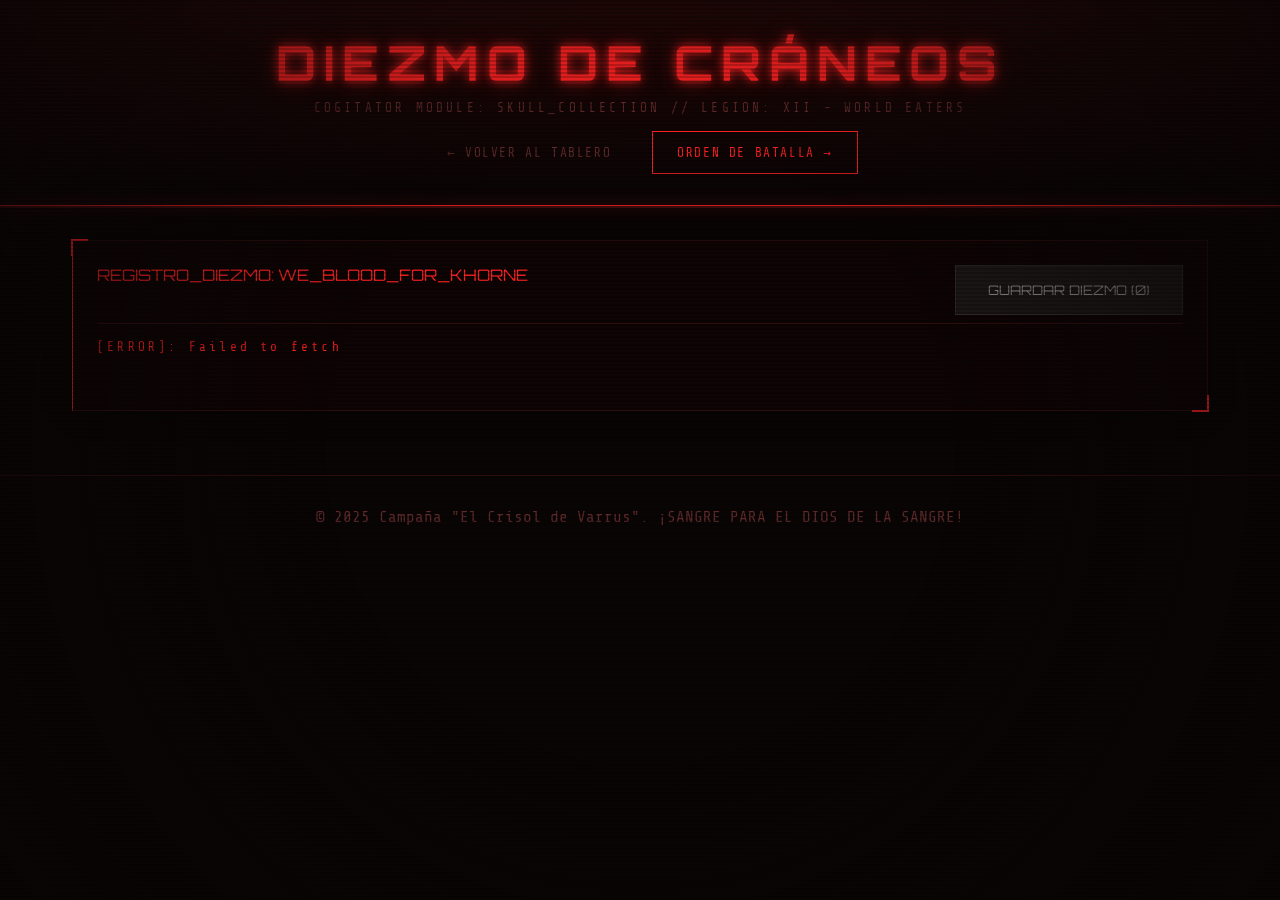
<file: ob_we_skulls.html>
<!DOCTYPE html>
<html lang="es">
<head>
    <meta charset="UTF-8">
    <meta name="viewport" content="width=device-width, initial-scale=1.0">
    <title>COGITATOR: SKULL_TITHE</title>
    <link href="https://fonts.googleapis.com/css2?family=Share+Tech+Mono&family=Orbitron:wght@400;600;700;900&display=swap" rel="stylesheet">
    <link rel="stylesheet" href="https://cdnjs.cloudflare.com/ajax/libs/font-awesome/6.0.0/css/all.min.css">
    <link rel="stylesheet" href="globals.css">
    <style>
        .skulls-panel { border-left-color: var(--danger); }
        
        .unit-card {
            background: var(--bg-panel);
            border: 1px solid var(--border);
            padding: 1.5rem;
            margin-bottom: 1.5rem;
        }

        .unit-card-header {
            display: flex;
            justify-content: space-between;
            align-items: center;
            border-bottom: 1px solid var(--border);
            padding-bottom: 1rem;
            margin-bottom: 1rem;
        }

        .skull-tracker-row {
            display: flex;
            align-items: center;
            gap: 1rem;
            margin-bottom: 1rem;
        }

        .skull-display {
            background: rgba(0,0,0,0.5);
            border: 1px solid var(--border);
            padding: 0.5rem;
            border-radius: 4px;
            flex: 1;
            min-height: 40px;
            display: flex;
            flex-wrap: wrap;
            gap: 4px;
        }

        .control-btn {
            background: var(--bg-panel);
            border: 1px solid var(--border);
            color: var(--text-main);
            width: 35px;
            height: 35px;
            cursor: pointer;
            transition: 0.2s;
        }

        .control-btn:hover {
            border-color: var(--danger);
            background: var(--primary-glow);
        }

        .harvest-btn {
            background: none;
            border: 1px solid var(--danger);
            color: var(--danger);
            padding: 0.3rem 0.6rem;
            font-size: 0.7rem;
            cursor: pointer;
            text-transform: uppercase;
            font-family: 'Orbitron', sans-serif;
            transition: 0.3s;
        }

        .harvest-btn:hover {
            background: var(--danger);
            color: white;
            box-shadow: 0 0 10px var(--danger);
        }

        .stat-val {
            font-size: 1.5rem;
            font-family: 'Orbitron', sans-serif;
            color: var(--danger);
            width: 30px;
            text-align: center;
        }

        .skull-icon { font-size: 1.2rem; }
        .skull-legendary { color: var(--secondary); text-shadow: 0 0 5px var(--secondary); }
        .skull-normal { color: var(--text-dim); }

        #save-changes-button {
            padding: 1rem 2rem;
            background: var(--primary-dim);
            border: 1px solid var(--primary);
            color: white;
            cursor: pointer;
            text-transform: uppercase;
            font-family: 'Orbitron', sans-serif;
            transition: 0.3s;
        }

        #save-changes-button:hover:not(:disabled) {
            background: var(--primary);
            box-shadow: 0 0 15px var(--primary);
        }

        #save-changes-button:disabled {
            opacity: 0.5;
            cursor: not-allowed;
            filter: grayscale(1);
        }
    </style>
</head>
<body class="antialiased">
    <div class="hud-vignette"></div>

    <header class="main-header">
        <div class="title-container">
            <h1>DIEZMO DE CRÁNEOS</h1>
            <p class="sub-readout">COGITATOR MODULE: SKULL_COLLECTION // LEGION: XII - WORLD EATERS</p>
        </div>
        <div style="margin-top: 1rem; display: flex; flex-wrap: wrap; justify-content: center; gap: 1rem;">
            <a href="index.html" class="nav-tab">← VOLVER AL TABLERO</a>
            <a href="ob_we.html" class="nav-tab" style="color: var(--danger); border-color: var(--danger);">ORDEN DE BATALLA →</a>
        </div>
    </header>

    <main style="padding: 2rem; max-width: 1200px; margin: 0 auto;">
        <section class="panel skulls-panel">
            <div class="panel-header">
                <span>REGISTRO_DIEZMO: WE_BLOOD_FOR_KHORNE</span>
                <button id="save-changes-button" onclick="sendUpdates()" disabled>Guardar Diezmo (0)</button>
            </div>
            
            <p id="loading-message" class="sub-readout" style="margin-bottom: 2rem; color: var(--danger);">[SISTEMA]: SINCRONIZANDO CON EL TRONO DE CRÁNEOS...</p>

            <div id="skulls-list-container">
                <!-- Injected by JS -->
            </div>
        </section>
    </main>

    <footer style="text-align: center; padding: 2rem; color: var(--text-dim); border-top: 1px solid var(--border);">
        <p>&copy; 2025 Campaña "El Crisol de Varrus". ¡SANGRE PARA EL DIOS DE LA SANGRE!</p>
    </footer>

    <script>
        const APP_SCRIPT_URL = "https://script.google.com/macros/s/AKfycbxmfS3fFZOiNX2edYerxkVngH2Ne3SIe2Jkj2zhJdUTPklffL_9a_k9HgioYyDNOY6L/exec"; 
        let updatesQueue = {}; 
        let initialData = [];

        function renderSkulls(container, count, isLegendary) {
            if (!container) return;
            container.innerHTML = '';
            const icon = '💀';
            const cls = isLegendary ? 'skull-legendary' : 'skull-normal';
            for (let i = 0; i < count; i++) {
                const s = document.createElement('span');
                s.textContent = icon;
                s.className = `skull-icon ${cls}`;
                container.appendChild(s);
            }
        }

        function handleQueueUpdate(nombreUnidad, campo, nv, iv) {
            const saveButton = document.getElementById('save-changes-button');
            const key = `${nombreUnidad}_${campo}`;
            if (!updatesQueue[key]) {
                updatesQueue[key] = { nombreUnidad, campo, valorInicial: iv, valorFinal: nv };
            } else {
                updatesQueue[key].valorFinal = nv;
            }
            if (updatesQueue[key].valorFinal === updatesQueue[key].valorInicial) delete updatesQueue[key];
            const pc = Object.keys(updatesQueue).length;
            saveButton.disabled = pc === 0;
            saveButton.textContent = `Guardar Diezmo (${pc})`;
        }

        function harvestUnit(nombreUnidad) {
            const sn = nombreUnidad.replace(/\s/g, '_').replace(/[^a-zA-Z0-9_]/g, '');
            ['skulls', 'legendary_skulls'].forEach(f => {
                const numEl = document.getElementById(`${f}-number-${sn}`);
                const visEl = document.getElementById(`${f}-visual-${sn}`);
                const iv = parseInt(numEl.dataset.initialValue);
                numEl.textContent = '0';
                renderSkulls(visEl, 0, f === 'legendary_skulls');
                handleQueueUpdate(nombreUnidad, f, 0, iv);
            });
        }

        async function fetchAndRenderList() {
            const lm = document.getElementById('loading-message');
            const lc = document.getElementById('skulls-list-container');
            const sb = document.getElementById('save-changes-button');
            updatesQueue = {};
            try {
                const response = await fetch(APP_SCRIPT_URL);
                initialData = await response.json();
                let html = '';
                initialData.forEach(unit => {
                    const sn = unit.nombre.replace(/\s/g, '_').replace(/[^a-zA-Z0-9_]/g, '');
                    html += `
                        <div class="unit-card">
                            <div class="unit-card-header">
                                <div>
                                    <h4 style="color: var(--danger); font-family: 'Orbitron', sans-serif;">${unit.nombre}</h4>
                                    <p class="sub-readout" style="font-size: 0.7rem;">${unit.tipo}</p>
                                </div>
                                <button onclick="harvestUnit('${unit.nombre}')" class="harvest-btn">COSECHAR</button>
                            </div>
                            
                            <div class="skull-tracker-row">
                                <span class="sub-readout" style="width: 100px;">CRÁNEOS</span>
                                <button onclick="addToQueue('${unit.nombre}', 'skulls', 'decremento', false)" class="control-btn">-</button>
                                <span id="skulls-number-${sn}" data-initial-value="${unit.skulls}" class="stat-val">${unit.skulls}</span>
                                <button onclick="addToQueue('${unit.nombre}', 'skulls', 'incremento', false)" class="control-btn">+</button>
                                <div id="skulls-visual-${sn}" class="skull-display"></div>
                            </div>

                            <div class="skull-tracker-row">
                                <span class="sub-readout" style="width: 100px; color: var(--secondary);">LEGENDARIOS</span>
                                <button onclick="addToQueue('${unit.nombre}', 'legendary_skulls', 'decremento', true)" class="control-btn">-</button>
                                <span id="legendary_skulls-number-${sn}" data-initial-value="${unit.legendary_skulls}" class="stat-val">${unit.legendary_skulls}</span>
                                <button onclick="addToQueue('${unit.nombre}', 'legendary_skulls', 'incremento', true)" class="control-btn">+</button>
                                <div id="legendary_skulls-visual-${sn}" class="skull-display"></div>
                            </div>
                        </div>
                    `;
                });
                lc.innerHTML = html;
                lm.style.display = 'none';
                initialData.forEach(unit => {
                    const sn = unit.nombre.replace(/\s/g, '_').replace(/[^a-zA-Z0-9_]/g, '');
                    renderSkulls(document.getElementById(`skulls-visual-${sn}`), unit.skulls, false);
                    renderSkulls(document.getElementById(`legendary_skulls-visual-${sn}`), unit.legendary_skulls, true);
                });
                sb.disabled = true;
            } catch (error) {
                lm.textContent = `[ERROR]: ${error.message}`;
            }
        }

        function addToQueue(nombreUnidad, campo, accion, isLegendary) {
            const sn = nombreUnidad.replace(/\s/g, '_').replace(/[^a-zA-Z0-9_]/g, '');
            const numEl = document.getElementById(`${campo}-number-${sn}`);
            const visEl = document.getElementById(`${campo}-visual-${sn}`);
            let nv = (accion === 'incremento') ? parseInt(numEl.textContent) + 1 : Math.max(0, parseInt(numEl.textContent) - 1);
            numEl.textContent = nv;
            renderSkulls(visEl, nv, isLegendary);
            handleQueueUpdate(nombreUnidad, campo, nv, parseInt(numEl.dataset.initialValue));
        }

        async function sendUpdates() {
            const sb = document.getElementById('save-changes-button');
            sb.disabled = true;
            sb.textContent = 'TRANSMITIENDO...';
            const changes = Object.values(updatesQueue).map(i => ({ nombreUnidad: i.nombreUnidad, campo: i.campo, valor: i.valorFinal }));
            try {
                const response = await fetch(APP_SCRIPT_URL, {
                    method: 'POST',
                    mode: 'cors',
                    headers: { 'Content-Type': 'text/plain' },
                    body: JSON.stringify({ action: 'UPDATE_BATCH', changes })
                });
                const result = await response.json();
                if (result.success) {
                    alert('[DIEZMO REGISTRADO]: KHORNE ESTÁ COMPLACIDO.');
                    fetchAndRenderList();
                } else throw new Error(result.message);
            } catch (error) {
                alert('[ERROR]: FALLO EN LA TRANSMISIÓN.');
                sb.disabled = false;
            }
        }

        window.onload = fetchAndRenderList;
    </script>
</body>
</html>
</file>
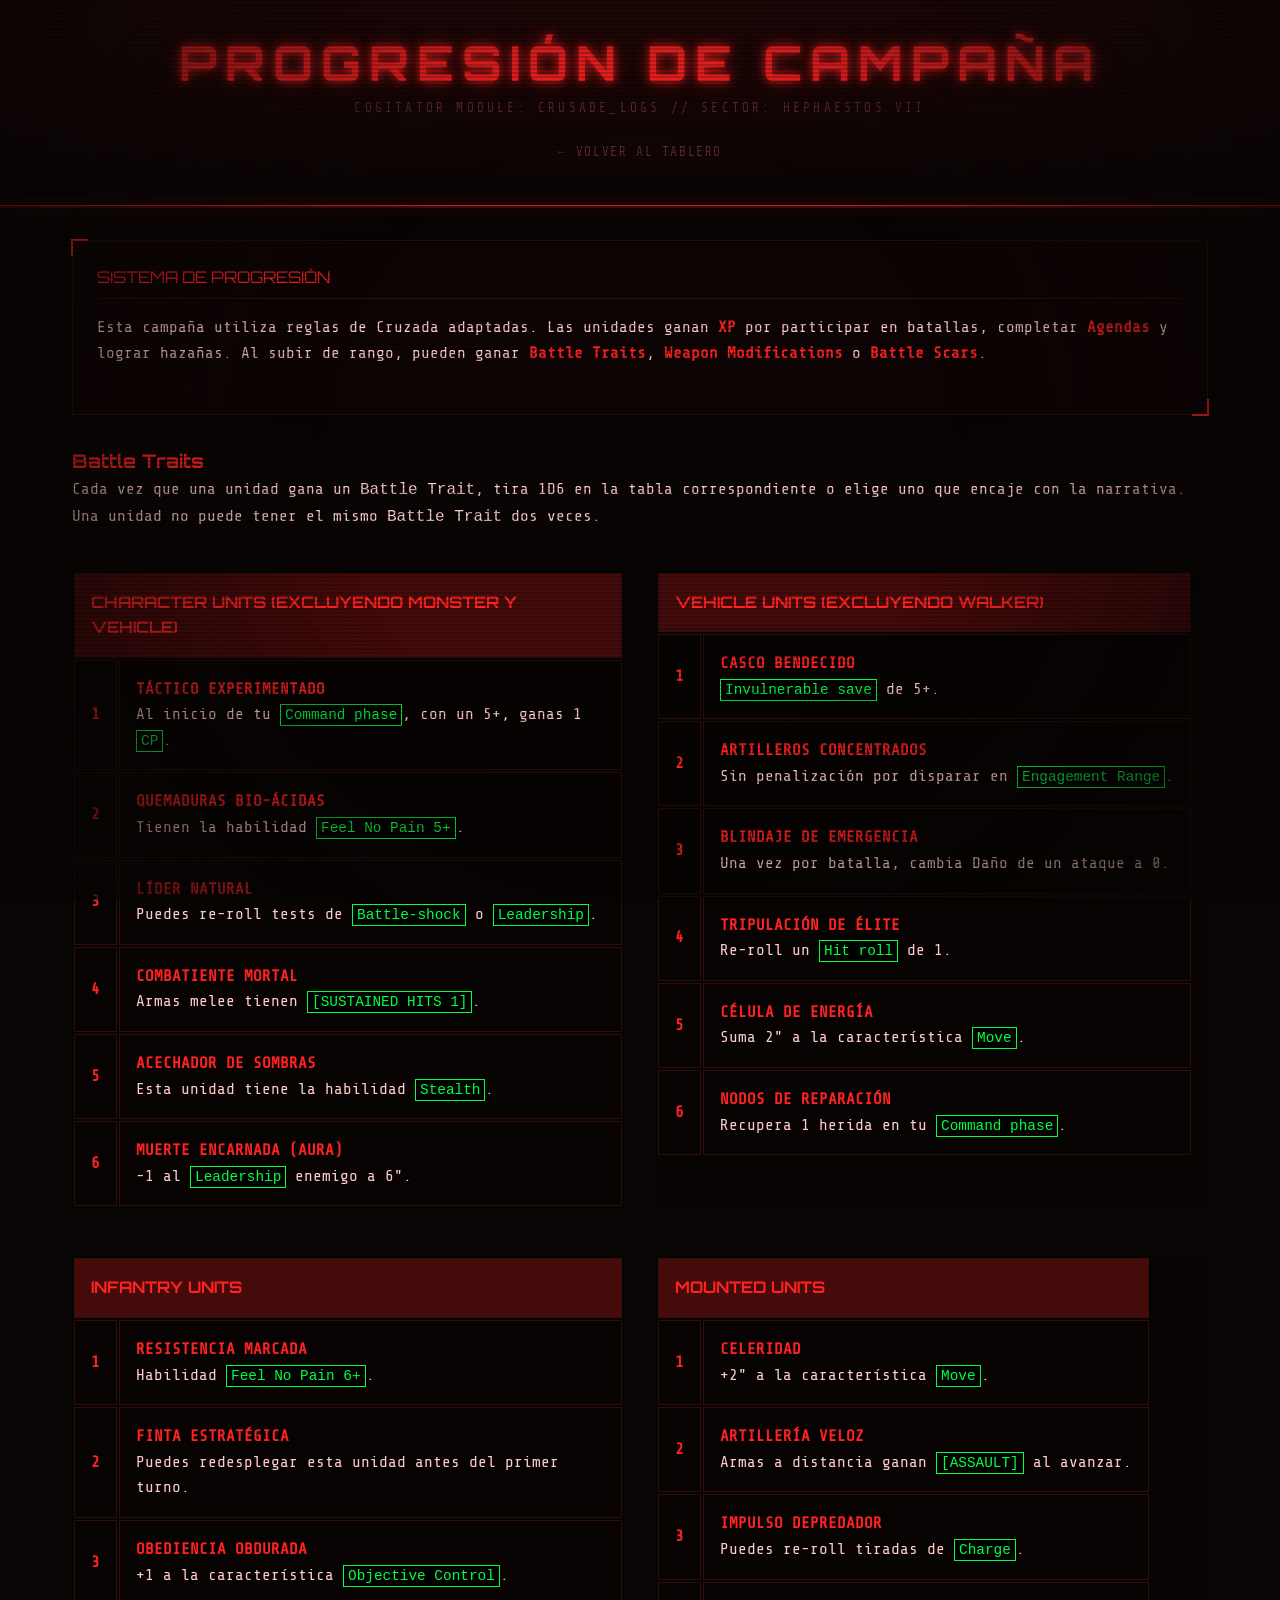
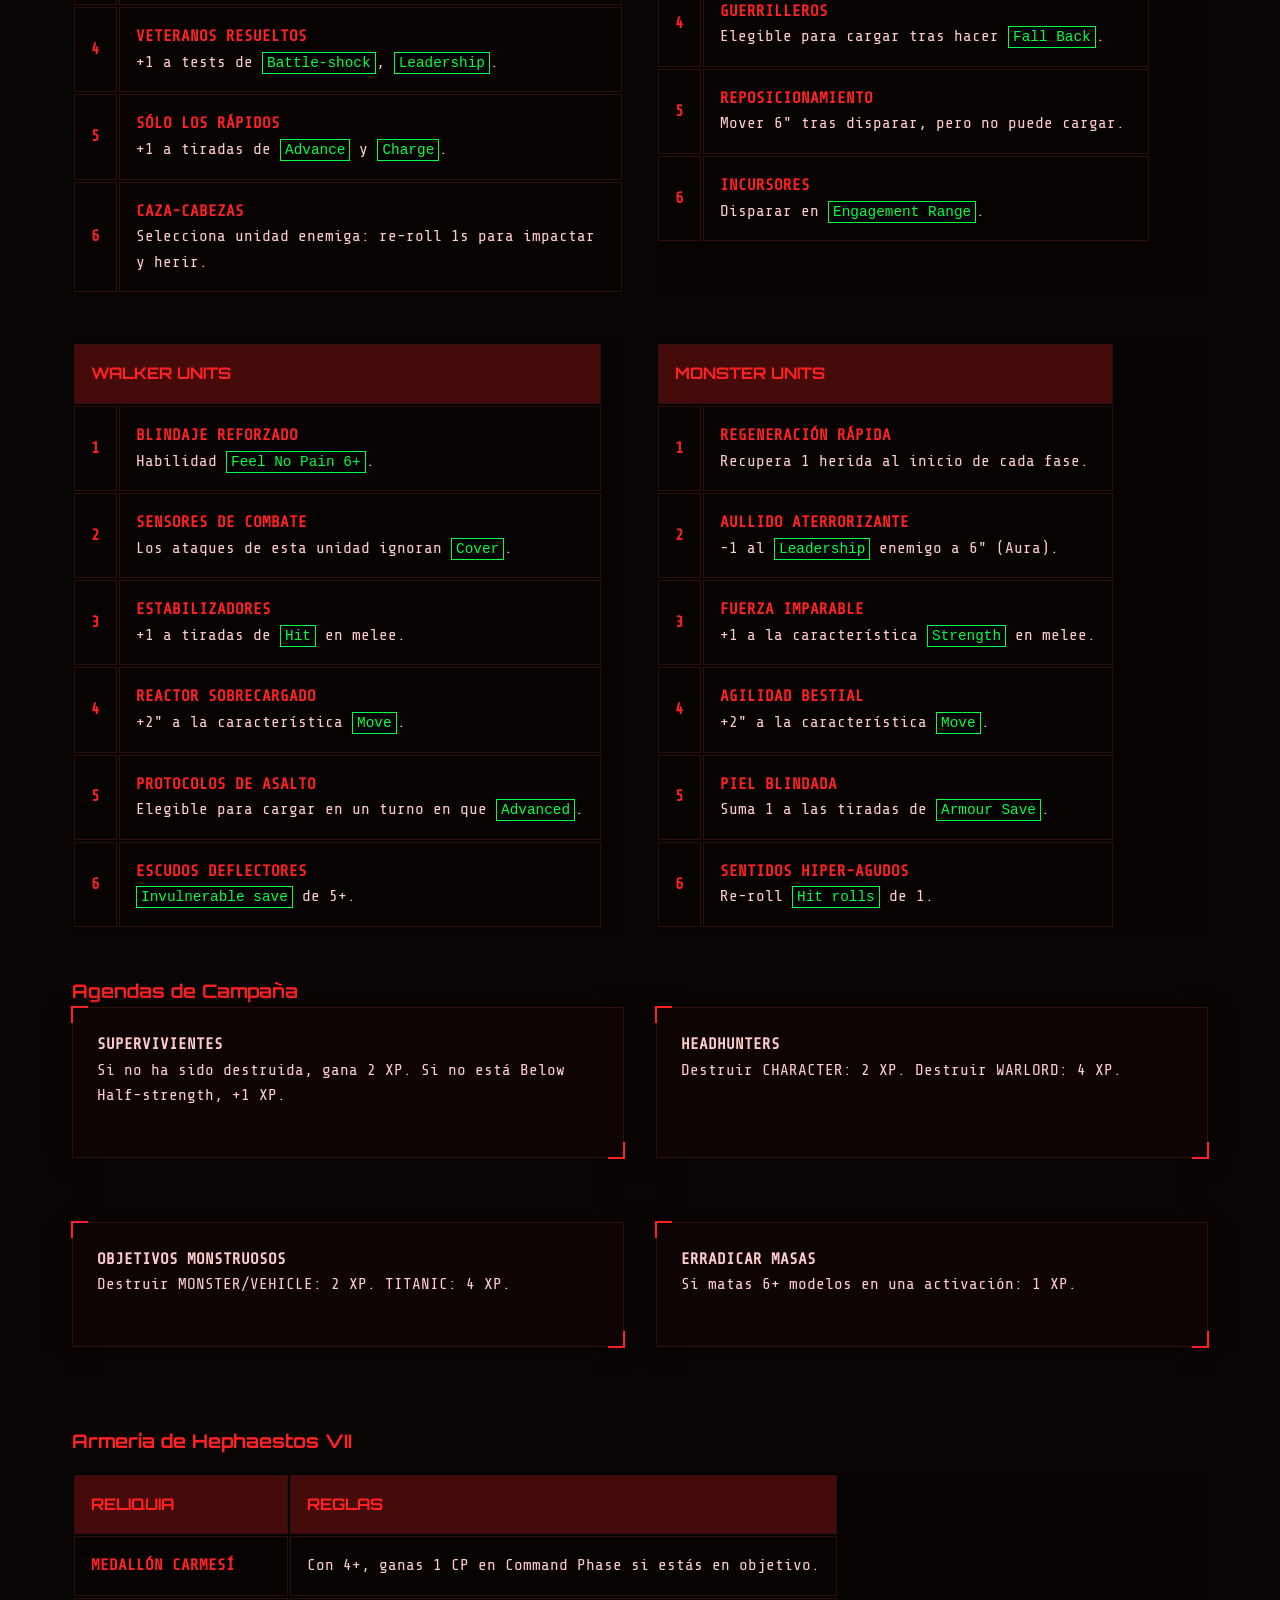
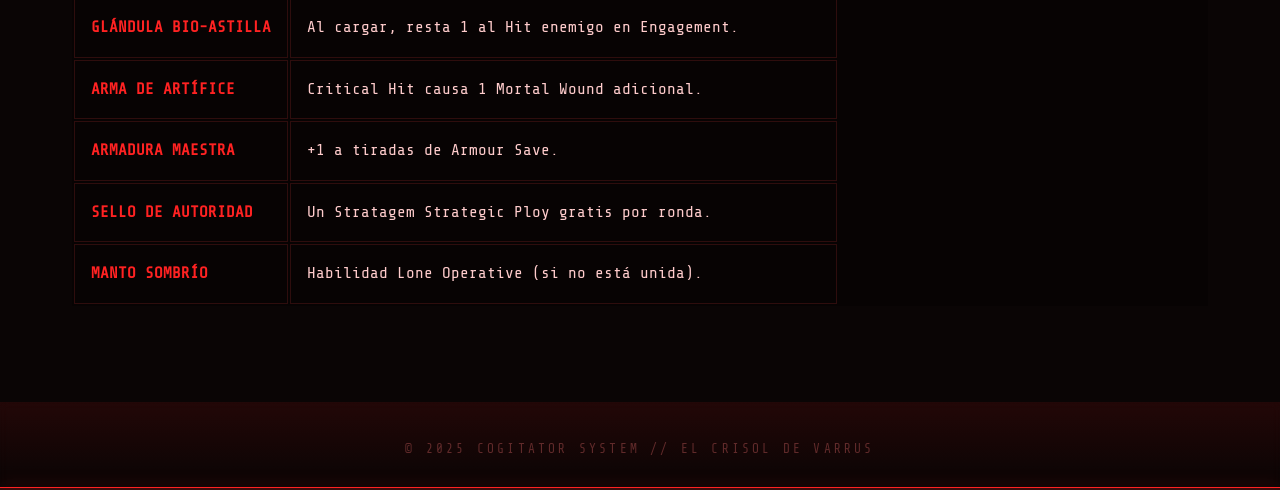
<file: progresion.html>
<!DOCTYPE html>
<html lang="es">

<head>
    <meta charset="UTF-8">
    <meta name="viewport" content="width=device-width, initial-scale=1.0">
    <title>COGITATOR: PROGRESIÓN DE CAMPAÑA</title>
    <link href="https://fonts.googleapis.com/css2?family=Share+Tech+Mono&family=Orbitron:wght@400;600;700;900&display=swap" rel="stylesheet">
    <link rel="stylesheet" href="https://cdnjs.cloudflare.com/ajax/libs/font-awesome/6.0.0/css/all.min.css">
    <link rel="stylesheet" href="globals.css">
    <style>
        .relic-table {
            width: 100%;
            border-collapse: collapse;
            margin-top: 1rem;
            background: rgba(0,0,0,0.3);
        }
        .relic-table th, .relic-table td {
            border: 1px solid var(--border);
            padding: 1rem;
            text-align: left;
        }
        .relic-table th {
            background: var(--primary-glow);
            color: var(--primary);
            font-family: 'Orbitron', sans-serif;
            text-transform: uppercase;
        }
        .relic-table td strong { color: var(--primary); }
        .relic-table td code {
            background: #000;
            color: var(--success);
            padding: 2px 4px;
            border: 1px solid var(--success);
            font-size: 0.9rem;
        }
        .agenda-card {
            height: 100%;
        }
        .grid-2 {
            display: grid;
            grid-template-columns: 1fr 1fr;
            gap: 2rem;
        }
        @media (max-width: 900px) {
            .grid-2 { grid-template-columns: 1fr; }
        }
    </style>
</head>
<body class="antialiased">
    <div class="hud-vignette"></div>

    <header class="main-header">
        <div class="title-container">
            <h1>PROGRESIÓN DE CAMPAÑA</h1>
            <p class="sub-readout">COGITATOR MODULE: CRUSADE_LOGS // SECTOR: HEPHAESTOS VII</p>
        </div>
        <a href="index.html" class="nav-tab" style="margin-top: 1rem; display: inline-block;">← VOLVER AL TABLERO</a>
    </header>

    <main class="lore-text" style="padding: 2rem; max-width: 1200px;">
        <section class="panel">
            <div class="panel-header">SISTEMA DE PROGRESIÓN</div>
            <p>Esta campaña utiliza reglas de Cruzada adaptadas. Las unidades ganan <strong>XP</strong> por participar en batallas, completar <strong>Agendas</strong> y lograr hazañas. Al subir de rango, pueden ganar <strong>Battle Traits</strong>, <strong>Weapon Modifications</strong> o <strong>Battle Scars</strong>.</p>
        </section>

        <!-- Battle Traits -->
        <div class="mb-12">
            <h3 class="section-title text-2xl mb-6" style="margin-top: 2rem; color: var(--primary); font-family: 'Orbitron';">Battle Traits</h3>
            <p class="text-gray-300 mb-6">
                Cada vez que una unidad gana un <code>Battle Trait</code>, tira 1D6 en la tabla correspondiente o elige uno que encaje con la narrativa. Una unidad no puede tener el mismo <code>Battle Trait</code> dos veces.
            </p>

            <div class="grid-2">
                <!-- CHARACTER UNITS -->
                <div class="relic-table">
                    <table>
                        <thead>
                            <tr>
                                <th colspan="2">CHARACTER UNITS (excluyendo MONSTER y VEHICLE)</th>
                            </tr>
                        </thead>
                        <tbody>
                            <tr><td><strong>1</strong></td><td><strong>TÁCTICO EXPERIMENTADO</strong><br>Al inicio de tu <code>Command phase</code>, con un 5+, ganas 1 <code>CP</code>.</td></tr>
                            <tr><td><strong>2</strong></td><td><strong>QUEMADURAS BIO-ÁCIDAS</strong><br>Tienen la habilidad <code>Feel No Pain 5+</code>.</td></tr>
                            <tr><td><strong>3</strong></td><td><strong>LÍDER NATURAL</strong><br>Puedes re-roll tests de <code>Battle-shock</code> o <code>Leadership</code>.</td></tr>
                            <tr><td><strong>4</strong></td><td><strong>COMBATIENTE MORTAL</strong><br>Armas melee tienen <code>[SUSTAINED HITS 1]</code>.</td></tr>
                            <tr><td><strong>5</strong></td><td><strong>ACECHADOR DE SOMBRAS</strong><br>Esta unidad tiene la habilidad <code>Stealth</code>.</td></tr>
                            <tr><td><strong>6</strong></td><td><strong>MUERTE ENCARNADA (AURA)</strong><br>-1 al <code>Leadership</code> enemigo a 6".</td></tr>
                        </tbody>
                    </table>
                </div>

                <!-- VEHICLE UNITS -->
                <div class="relic-table">
                    <table>
                        <thead>
                            <tr>
                                <th colspan="2">VEHICLE UNITS (excluyendo WALKER)</th>
                            </tr>
                        </thead>
                        <tbody>
                            <tr><td><strong>1</strong></td><td><strong>CASCO BENDECIDO</strong><br><code>Invulnerable save</code> de 5+.</td></tr>
                            <tr><td><strong>2</strong></td><td><strong>ARTILLEROS CONCENTRADOS</strong><br>Sin penalización por disparar en <code>Engagement Range</code>.</td></tr>
                            <tr><td><strong>3</strong></td><td><strong>BLINDAJE DE EMERGENCIA</strong><br>Una vez por batalla, cambia Daño de un ataque a 0.</td></tr>
                            <tr><td><strong>4</strong></td><td><strong>TRIPULACIÓN DE ÉLITE</strong><br>Re-roll un <code>Hit roll</code> de 1.</td></tr>
                            <tr><td><strong>5</strong></td><td><strong>CÉLULA DE ENERGÍA</strong><br>Suma 2" a la característica <code>Move</code>.</td></tr>
                            <tr><td><strong>6</strong></td><td><strong>NODOS DE REPARACIÓN</strong><br>Recupera 1 herida en tu <code>Command phase</code>.</td></tr>
                        </tbody>
                    </table>
                </div>

                <!-- INFANTRY UNITS -->
                <div class="relic-table">
                    <table>
                        <thead>
                            <tr>
                                <th colspan="2">INFANTRY UNITS</th>
                            </tr>
                        </thead>
                        <tbody>
                            <tr><td><strong>1</strong></td><td><strong>RESISTENCIA MARCADA</strong><br>Habilidad <code>Feel No Pain 6+</code>.</td></tr>
                            <tr><td><strong>2</strong></td><td><strong>FINTA ESTRATÉGICA</strong><br>Puedes redesplegar esta unidad antes del primer turno.</td></tr>
                            <tr><td><strong>3</strong></td><td><strong>OBEDIENCIA OBDURADA</strong><br>+1 a la característica <code>Objective Control</code>.</td></tr>
                            <tr><td><strong>4</strong></td><td><strong>VETERANOS RESUELTOS</strong><br>+1 a tests de <code>Battle-shock</code>, <code>Leadership</code>.</td></tr>
                            <tr><td><strong>5</strong></td><td><strong>SÓLO LOS RÁPIDOS</strong><br>+1 a tiradas de <code>Advance</code> y <code>Charge</code>.</td></tr>
                            <tr><td><strong>6</strong></td><td><strong>CAZA-CABEZAS</strong><br>Selecciona unidad enemiga: re-roll 1s para impactar y herir.</td></tr>
                        </tbody>
                    </table>
                </div>

                <!-- MOUNTED UNITS -->
                <div class="relic-table">
                    <table>
                        <thead>
                            <tr>
                                <th colspan="2">MOUNTED UNITS</th>
                            </tr>
                        </thead>
                        <tbody>
                            <tr><td><strong>1</strong></td><td><strong>CELERIDAD</strong><br>+2" a la característica <code>Move</code>.</td></tr>
                            <tr><td><strong>2</strong></td><td><strong>ARTILLERÍA VELOZ</strong><br>Armas a distancia ganan <code>[ASSAULT]</code> al avanzar.</td></tr>
                            <tr><td><strong>3</strong></td><td><strong>IMPULSO DEPREDADOR</strong><br>Puedes re-roll tiradas de <code>Charge</code>.</td></tr>
                            <tr><td><strong>4</strong></td><td><strong>GUERRILLEROS</strong><br>Elegible para cargar tras hacer <code>Fall Back</code>.</td></tr>
                            <tr><td><strong>5</strong></td><td><strong>REPOSICIONAMIENTO</strong><br>Mover 6" tras disparar, pero no puede cargar.</td></tr>
                            <tr><td><strong>6</strong></td><td><strong>INCURSORES</strong><br>Disparar en <code>Engagement Range</code>.</td></tr>
                        </tbody>
                    </table>
                </div>

                <!-- WALKER UNITS -->
                <div class="relic-table">
                    <table>
                        <thead>
                            <tr>
                                <th colspan="2">WALKER UNITS</th>
                            </tr>
                        </thead>
                        <tbody>
                            <tr><td><strong>1</strong></td><td><strong>BLINDAJE REFORZADO</strong><br>Habilidad <code>Feel No Pain 6+</code>.</td></tr>
                            <tr><td><strong>2</strong></td><td><strong>SENSORES DE COMBATE</strong><br>Los ataques de esta unidad ignoran <code>Cover</code>.</td></tr>
                            <tr><td><strong>3</strong></td><td><strong>ESTABILIZADORES</strong><br>+1 a tiradas de <code>Hit</code> en melee.</td></tr>
                            <tr><td><strong>4</strong></td><td><strong>REACTOR SOBRECARGADO</strong><br>+2" a la característica <code>Move</code>.</td></tr>
                            <tr><td><strong>5</strong></td><td><strong>PROTOCOLOS DE ASALTO</strong><br>Elegible para cargar en un turno en que <code>Advanced</code>.</td></tr>
                            <tr><td><strong>6</strong></td><td><strong>ESCUDOS DEFLECTORES</strong><br><code>Invulnerable save</code> de 5+.</td></tr>
                        </tbody>
                    </table>
                </div>

                <!-- MONSTER UNITS -->
                <div class="relic-table">
                    <table>
                        <thead>
                            <tr>
                                <th colspan="2">MONSTER UNITS</th>
                            </tr>
                        </thead>
                        <tbody>
                            <tr><td><strong>1</strong></td><td><strong>REGENERACIÓN RÁPIDA</strong><br>Recupera 1 herida al inicio de cada fase.</td></tr>
                            <tr><td><strong>2</strong></td><td><strong>AULLIDO ATERRORIZANTE</strong><br>-1 al <code>Leadership</code> enemigo a 6" (Aura).</td></tr>
                            <tr><td><strong>3</strong></td><td><strong>FUERZA IMPARABLE</strong><br>+1 a la característica <code>Strength</code> en melee.</td></tr>
                            <tr><td><strong>4</strong></td><td><strong>AGILIDAD BESTIAL</strong><br>+2" a la característica <code>Move</code>.</td></tr>
                            <tr><td><strong>5</strong></td><td><strong>PIEL BLINDADA</strong><br>Suma 1 a las tiradas de <code>Armour Save</code>.</td></tr>
                            <tr><td><strong>6</strong></td><td><strong>SENTIDOS HIPER-AGUDOS</strong><br>Re-roll <code>Hit rolls</code> de 1.</td></tr>
                        </tbody>
                    </table>
                </div>
            </div>
        </div>

        <!-- Agendas -->
        <div class="mb-12">
            <h3 class="section-title text-2xl mb-6" style="margin-top: 3rem; color: var(--primary); font-family: 'Orbitron';">Agendas de Campaña</h3>
            <div class="grid grid-cols-1 md:grid-cols-2 gap-6" style="display: grid; grid-template-columns: 1fr 1fr; gap: 2rem;">
                <div class="panel">
                    <h4>SUPERVIVIENTES</h4>
                    <p class="text-sm">Si no ha sido destruida, gana 2 XP. Si no está Below Half-strength, +1 XP.</p>
                </div>
                <div class="panel">
                    <h4>HEADHUNTERS</h4>
                    <p class="text-sm">Destruir CHARACTER: 2 XP. Destruir WARLORD: 4 XP.</p>
                </div>
                <div class="panel">
                    <h4>OBJETIVOS MONSTRUOSOS</h4>
                    <p class="text-sm">Destruir MONSTER/VEHICLE: 2 XP. TITANIC: 4 XP.</p>
                </div>
                <div class="panel">
                    <h4>ERRADICAR MASAS</h4>
                    <p class="text-sm">Si matas 6+ modelos en una activación: 1 XP.</p>
                </div>
            </div>
        </div>

        <!-- Armería -->
        <div class="mb-12">
            <h3 class="section-title text-2xl mb-6" style="margin-top: 3rem; color: var(--primary); font-family: 'Orbitron';">Armería de Hephaestos VII</h3>
            <div class="relic-table">
                <table>
                    <thead>
                        <tr><th>Reliquia</th><th>Reglas</th></tr>
                    </thead>
                    <tbody>
                        <tr><td><strong>MEDALLÓN CARMESÍ</strong></td><td>Con 4+, ganas 1 CP en Command Phase si estás en objetivo.</td></tr>
                        <tr><td><strong>GLÁNDULA BIO-ASTILLA</strong></td><td>Al cargar, resta 1 al Hit enemigo en Engagement.</td></tr>
                        <tr><td><strong>ARMA DE ARTÍFICE</strong></td><td>Critical Hit causa 1 Mortal Wound adicional.</td></tr>
                        <tr><td><strong>ARMADURA MAESTRA</strong></td><td>+1 a tiradas de Armour Save.</td></tr>
                        <tr><td><strong>SELLO DE AUTORIDAD</strong></td><td>Un Stratagem Strategic Ploy gratis por ronda.</td></tr>
                        <tr><td><strong>MANTO SOMBRÍO</strong></td><td>Habilidad Lone Operative (si no está unida).</td></tr>
                    </tbody>
                </table>
            </div>
        </div>
    </main>

    <footer class="main-header" style="text-align: center; padding: 2rem; margin-top: 4rem;">
        <p class="sub-readout">&copy; 2025 COGITATOR SYSTEM // EL CRISOL DE VARRUS</p>
    </footer>
</body>
</html>
</file>
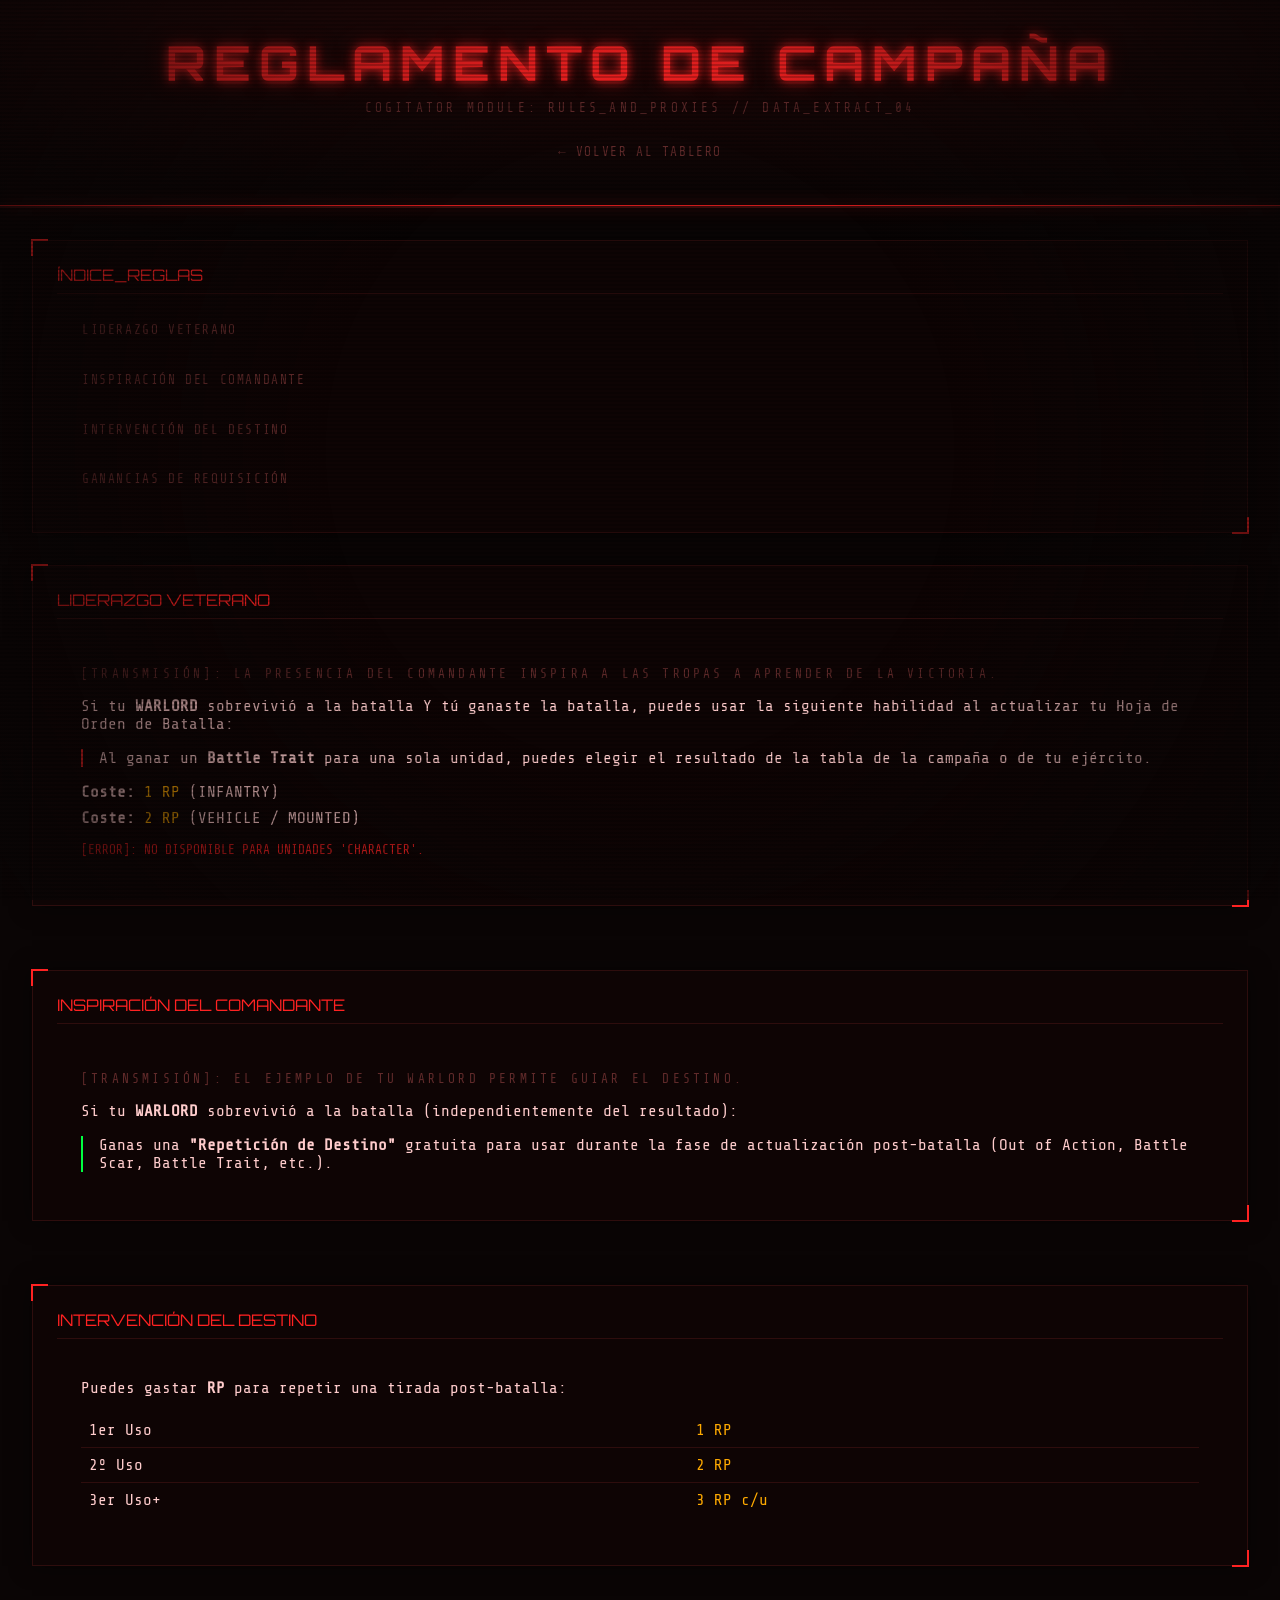
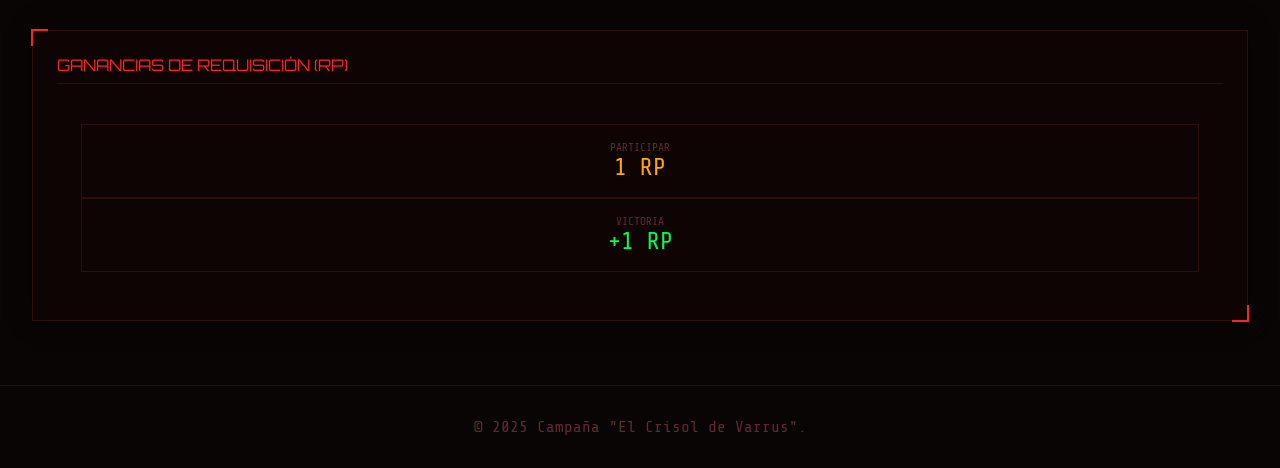
<file: reglas_a.html>
<head>
    <meta charset="UTF-8">
    <meta name="viewport" content="width=device-width, initial-scale=1.0">
    <title>COGITATOR: REGLAMENTO_ADICIONAL</title>
    <link href="https://fonts.googleapis.com/css2?family=Share+Tech+Mono&family=Orbitron:wght@400;600;700;900&display=swap" rel="stylesheet">
    <link rel="stylesheet" href="https://cdnjs.cloudflare.com/ajax/libs/font-awesome/6.0.0/css/all.min.css">
    <link rel="stylesheet" href="globals.css">
</head>
<body class="antialiased">
    <div class="hud-vignette"></div>

    <header class="main-header">
        <div class="title-container">
            <h1>REGLAMENTO DE CAMPAÑA</h1>
            <p class="sub-readout">COGITATOR MODULE: RULES_AND_PROXIES // DATA_EXTRACT_04</p>
        </div>
        <div style="margin-top: 1rem;">
            <a href="index.html" class="nav-tab">← VOLVER AL TABLERO</a>
        </div>
    </header>

    <main style="padding: 2rem; max-width: 1400px; margin: 0 auto;">
        <div class="grid-2">
            <!-- Menú Rápido -->
            <aside class="panel">
                <div class="panel-header"><span>ÍNDICE_REGLAS</span></div>
                <div class="sidebar-menu">
                    <a href="#liderazgo" class="nav-tab" style="display: block; margin-bottom: 0.5rem; text-align: left;">Liderazgo Veterano</a>
                    <a href="#inspiracion" class="nav-tab" style="display: block; margin-bottom: 0.5rem; text-align: left;">Inspiración del Comandante</a>
                    <a href="#intervencion" class="nav-tab" style="display: block; margin-bottom: 0.5rem; text-align: left;">Intervención del Destino</a>
                    <a href="#requisicion" class="nav-tab" style="display: block; margin-bottom: 0.5rem; text-align: left;">Ganancias de Requisición</a>
                </div>
            </aside>

            <!-- Contenido de Reglas -->
            <div style="display: flex; flex-direction: column; gap: 2rem;">
                
                <section id="liderazgo" class="panel">
                    <div class="panel-header"><span>LIDERAZGO VETERANO</span></div>
                    <div style="padding: 1.5rem;">
                        <p class="sub-readout" style="margin-bottom: 1rem;">[TRANSMISIÓN]: LA PRESENCIA DEL COMANDANTE INSPIRA A LAS TROPAS A APRENDER DE LA VICTORIA.</p>
                        <p>Si tu <strong>WARLORD</strong> sobrevivió a la batalla Y tú ganaste la batalla, puedes usar la siguiente habilidad al actualizar tu Hoja de Orden de Batalla:</p>
                        <ul style="list-style: none; padding: 0; margin-top: 1rem;">
                            <li style="margin-bottom: 1rem; border-left: 2px solid var(--primary); padding-left: 1rem;">
                                Al ganar un <strong>Battle Trait</strong> para una sola unidad, puedes elegir el resultado de la tabla de la campaña o de tu ejército.
                            </li>
                            <li style="margin-bottom: 0.5rem;"><strong>Coste:</strong> <span style="color: var(--secondary);">1 RP</span> (INFANTRY)</li>
                            <li style="margin-bottom: 1rem;"><strong>Coste:</strong> <span style="color: var(--secondary);">2 RP</span> (VEHICLE / MOUNTED)</li>
                        </ul>
                        <p style="font-size: 0.8rem; color: var(--danger);">[ERROR]: NO DISPONIBLE PARA UNIDADES 'CHARACTER'.</p>
                    </div>
                </section>

                <section id="inspiracion" class="panel">
                    <div class="panel-header"><span>INSPIRACIÓN DEL COMANDANTE</span></div>
                    <div style="padding: 1.5rem;">
                        <p class="sub-readout" style="margin-bottom: 1rem;">[TRANSMISIÓN]: EL EJEMPLO DE TU WARLORD PERMITE GUIAR EL DESTINO.</p>
                        <p>Si tu <strong>WARLORD</strong> sobrevivió a la batalla (independientemente del resultado):</p>
                        <ul style="list-style: none; padding: 0; margin-top: 1rem;">
                            <li style="border-left: 2px solid var(--success); padding-left: 1rem;">
                                Ganas una <strong>"Repetición de Destino"</strong> gratuita para usar durante la fase de actualización post-batalla (Out of Action, Battle Scar, Battle Trait, etc.).
                            </li>
                        </ul>
                    </div>
                </section>

                <section id="intervencion" class="panel">
                    <div class="panel-header"><span>INTERVENCIÓN DEL DESTINO</span></div>
                    <div style="padding: 1.5rem;">
                        <p>Puedes gastar <strong>RP</strong> para repetir una tirada post-batalla:</p>
                        <table style="width: 100%; border-collapse: collapse; margin-top: 1rem;">
                            <tr style="border-bottom: 1px solid var(--border);">
                                <td style="padding: 0.5rem;">1er Uso</td>
                                <td style="color: var(--secondary);">1 RP</td>
                            </tr>
                            <tr style="border-bottom: 1px solid var(--border);">
                                <td style="padding: 0.5rem;">2º Uso</td>
                                <td style="color: var(--secondary);">2 RP</td>
                            </tr>
                            <tr>
                                <td style="padding: 0.5rem;">3er Uso+</td>
                                <td style="color: var(--secondary);">3 RP c/u</td>
                            </tr>
                        </table>
                    </div>
                </section>

                <section id="requisicion" class="panel">
                    <div class="panel-header"><span>GANANCIAS DE REQUISICIÓN (RP)</span></div>
                    <div style="padding: 1.5rem;">
                        <div class="grid-2">
                            <div class="stat-box" style="text-align: center; border: 1px solid var(--border); padding: 1rem;">
                                <div style="font-size: 0.7rem; color: var(--text-dim);">PARTICIPAR</div>
                                <div style="font-size: 1.5rem; color: var(--secondary);">1 RP</div>
                            </div>
                            <div class="stat-box" style="text-align: center; border: 1px solid var(--border); padding: 1rem;">
                                <div style="font-size: 0.7rem; color: var(--text-dim);">VICTORIA</div>
                                <div style="font-size: 1.5rem; color: var(--success);">+1 RP</div>
                            </div>
                        </div>
                    </div>
                </section>

            </div>
        </div>
    </main>

    <footer style="text-align: center; padding: 2rem; color: var(--text-dim); border-top: 1px solid var(--border);">
        <p>&copy; 2025 Campaña "El Crisol de Varrus".</p>
    </footer>
</body>
</html>
</file>
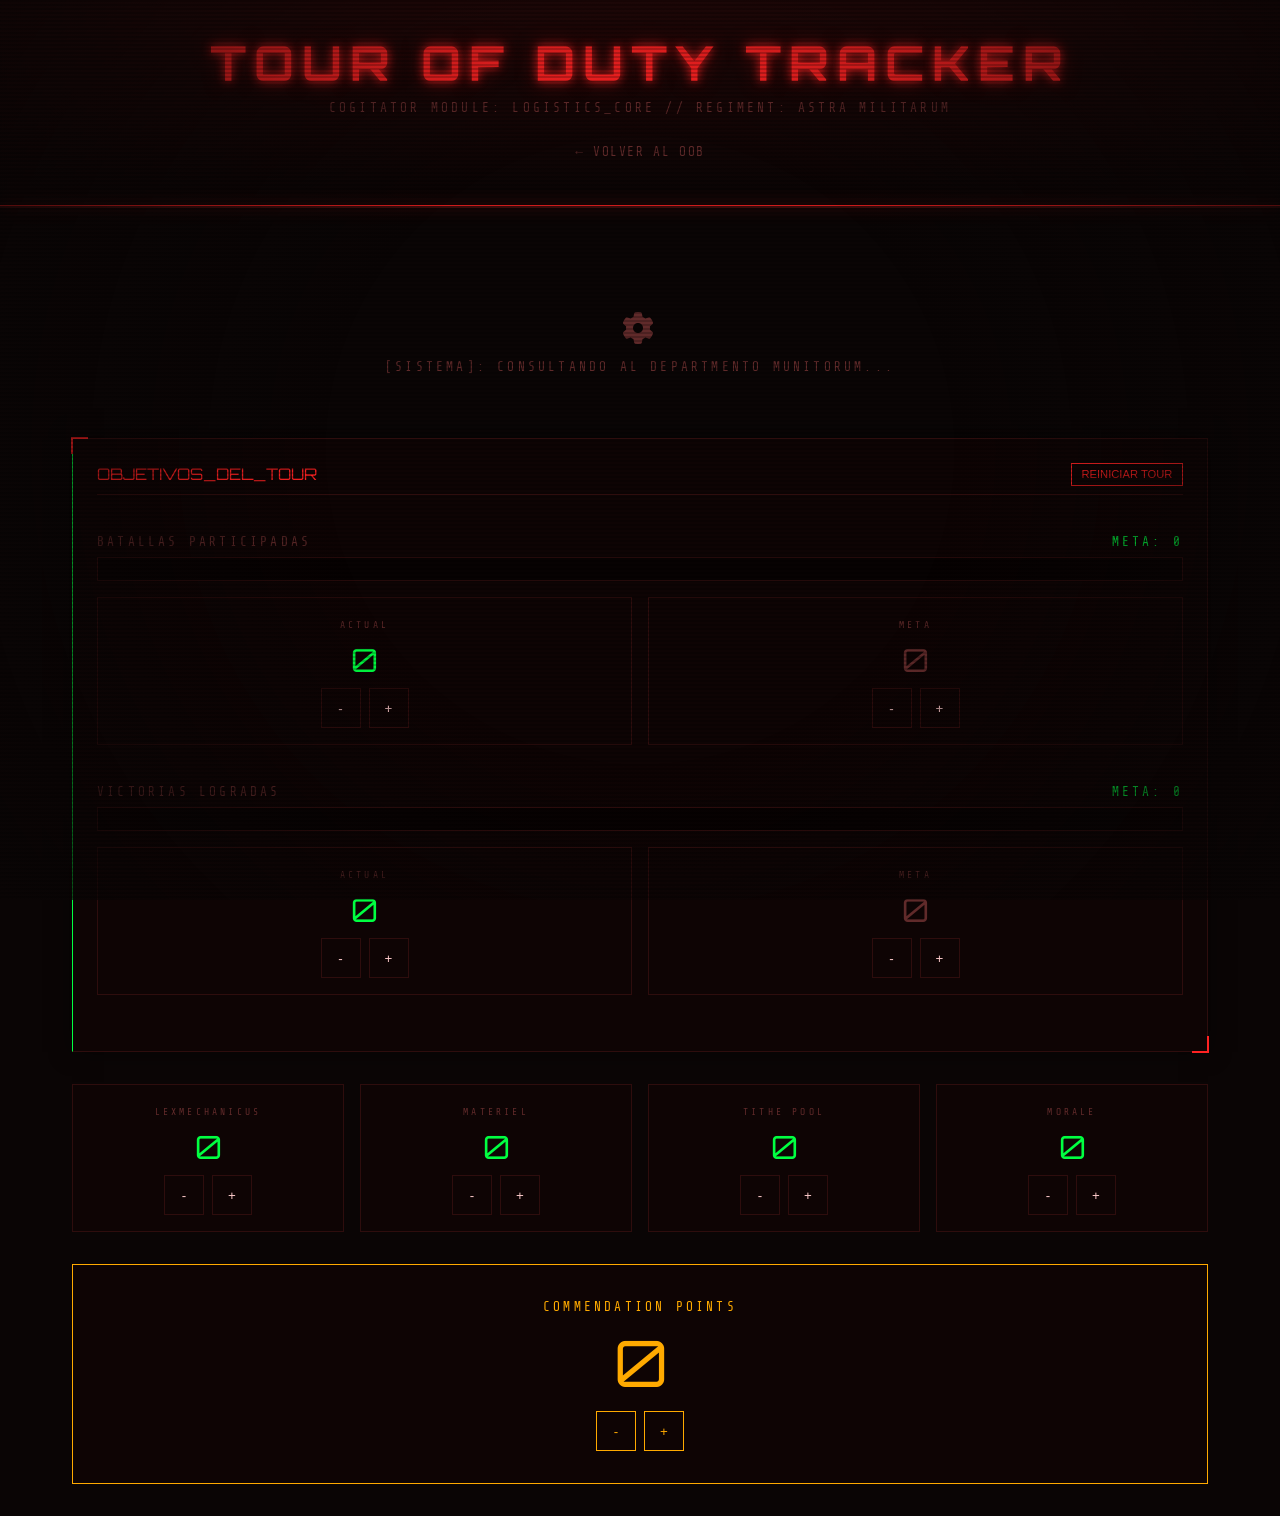
<file: tod_tracker.html>
<!DOCTYPE html>
<html lang="es">
<head>
    <meta charset="UTF-8">
    <meta name="viewport" content="width=device-width, initial-scale=1.0">
    <title>COGITATOR: TOUR_OF_DUTY_LOGISTICS</title>
    <link href="https://fonts.googleapis.com/css2?family=Share+Tech+Mono&family=Orbitron:wght@400;600;700;900&display=swap" rel="stylesheet">
    <link rel="stylesheet" href="https://cdnjs.cloudflare.com/ajax/libs/font-awesome/6.0.0/css/all.min.css">
    <link rel="stylesheet" href="globals.css">
    <style>
        .tod-panel { border-left-color: var(--success); }
        
        .progress-container {
            margin-bottom: 2rem;
        }

        .progress-header {
            display: flex;
            justify-content: space-between;
            align-items: center;
            margin-bottom: 0.5rem;
        }

        .progress-bar-bg {
            background: rgba(0,0,0,0.5);
            border: 1px solid var(--border);
            height: 1.5rem;
            position: relative;
            overflow: hidden;
        }

        .progress-bar-fill {
            height: 100%;
            background: var(--success);
            box-shadow: 0 0 10px var(--success-dim);
            transition: width 0.5s ease;
        }

        .control-grid {
            display: grid;
            grid-template-columns: repeat(auto-fit, minmax(250px, 1fr));
            gap: 1.5rem;
            margin-top: 1rem;
        }

        .control-card {
            background: var(--bg-panel);
            border: 1px solid var(--border);
            padding: 1rem;
            text-align: center;
        }

        .val-display {
            font-size: 2rem;
            font-family: 'Orbitron', sans-serif;
            color: var(--success);
            margin: 0.5rem 0;
        }

        .btn-group {
            display: flex;
            justify-content: center;
            gap: 0.5rem;
            margin-top: 0.5rem;
        }

        .action-btn {
            background: var(--bg-panel);
            border: 1px solid var(--border);
            color: var(--text-main);
            width: 40px;
            height: 40px;
            cursor: pointer;
            transition: 0.2s;
        }

        .action-btn:hover {
            border-color: var(--success);
            background: var(--primary-glow);
        }

        .limited-grid {
            display: grid;
            grid-template-columns: repeat(auto-fit, minmax(150px, 1fr));
            gap: 1rem;
            margin-top: 2rem;
        }

        .commendation-card {
            background: var(--bg-panel);
            border: 1px solid var(--secondary);
            padding: 2rem;
            text-align: center;
            margin-top: 2rem;
        }

        .commendation-val {
            font-size: 4rem;
            color: var(--secondary);
            text-shadow: 0 0 15px var(--secondary-dim);
            font-family: 'Orbitron', sans-serif;
            line-height: 1;
            margin: 1rem 0;
        }
    </style>
</head>
<body class="antialiased">
    <div class="hud-vignette"></div>

    <header class="main-header">
        <div class="title-container">
            <h1>TOUR OF DUTY TRACKER</h1>
            <p class="sub-readout">COGITATOR MODULE: LOGISTICS_CORE // REGIMENT: ASTRA MILITARUM</p>
        </div>
        <div style="margin-top: 1rem;">
            <a href="ob_ig.html" class="nav-tab">← VOLVER AL OOB</a>
        </div>
    </header>

    <main style="padding: 2rem; max-width: 1200px; margin: 0 auto;">
        
        <div id="loading" class="sub-readout" style="text-align: center; padding: 4rem;">
            <i class="fas fa-cog fa-spin" style="font-size: 2rem; margin-bottom: 1rem;"></i><br>
            [SISTEMA]: CONSULTANDO AL DEPARTMENTO MUNITORUM...
        </div>

        <div id="main-content" class="hidden">
            
            <section class="panel tod-panel" style="margin-bottom: 2rem;">
                <div class="panel-header" style="display: flex; justify-content: space-between; align-items: center;">
                    <span>OBJETIVOS_DEL_TOUR</span>
                    <button onclick="resetTour()" style="background: none; border: 1px solid var(--danger); color: var(--danger); font-size: 0.7rem; padding: 0.3rem 0.6rem; cursor: pointer;">REINICIAR TOUR</button>
                </div>

                <div class="grid-2" style="margin-top: 2rem; gap: 3rem;">
                    <!-- PARTICIPACIÓN -->
                    <div class="progress-container">
                        <div class="progress-header">
                            <span class="sub-readout">BATALLAS PARTICIPADAS</span>
                            <span class="sub-readout" style="color: var(--success);">META: <span id="target-participar">0</span></span>
                        </div>
                        <div class="progress-bar-bg">
                            <div id="progress-participar" class="progress-bar-fill" style="width: 0%; background: var(--primary);"></div>
                        </div>
                        <div class="control-grid" style="grid-template-columns: 1fr 1fr; gap: 1rem; margin-top: 1rem;">
                            <div class="control-card">
                                <span class="sub-readout" style="font-size: 0.6rem;">ACTUAL</span>
                                <div id="disp-participadas" class="val-display">0</div>
                                <div class="btn-group">
                                    <button onclick="updateValue('participadas', -1)" class="action-btn">-</button>
                                    <button onclick="updateValue('participadas', 1)" class="action-btn">+</button>
                                </div>
                            </div>
                            <div class="control-card">
                                <span class="sub-readout" style="font-size: 0.6rem;">META</span>
                                <div id="val-participar_total_disp" class="val-display" style="color: var(--text-dim);">0</div>
                                <div class="btn-group">
                                    <button onclick="updateValue('participar_total', -1)" class="action-btn">-</button>
                                    <button onclick="updateValue('participar_total', 1)" class="action-btn">+</button>
                                </div>
                            </div>
                        </div>
                    </div>

                    <!-- VICTORIAS -->
                    <div class="progress-container">
                        <div class="progress-header">
                            <span class="sub-readout">VICTORIAS LOGRADAS</span>
                            <span class="sub-readout" style="color: var(--success);">META: <span id="target-ganar">0</span></span>
                        </div>
                        <div class="progress-bar-bg">
                            <div id="progress-ganar" class="progress-bar-fill" style="width: 0%;"></div>
                        </div>
                        <div class="control-grid" style="grid-template-columns: 1fr 1fr; gap: 1rem; margin-top: 1rem;">
                            <div class="control-card">
                                <span class="sub-readout" style="font-size: 0.6rem;">ACTUAL</span>
                                <div id="disp-victorias" class="val-display">0</div>
                                <div class="btn-group">
                                    <button onclick="updateValue('victorias', -1)" class="action-btn">-</button>
                                    <button onclick="updateValue('victorias', 1)" class="action-btn">+</button>
                                </div>
                            </div>
                            <div class="control-card">
                                <span class="sub-readout" style="font-size: 0.6rem;">META</span>
                                <div id="val-ganar_total_disp" class="val-display" style="color: var(--text-dim);">0</div>
                                <div class="btn-group">
                                    <button onclick="updateValue('ganar_total', -1)" class="action-btn">-</button>
                                    <button onclick="updateValue('ganar_total', 1)" class="action-btn">+</button>
                                </div>
                            </div>
                        </div>
                    </div>
                </div>
            </section>

            <div class="limited-grid">
                <div class="control-card">
                    <span class="sub-readout" style="font-size: 0.6rem;">LEXMECHANICUS</span>
                    <div id="disp-lexmechanicus" class="val-display">0</div>
                    <div class="btn-group">
                        <button onclick="updateLimitedValue('lexmechanicus', -1)" class="action-btn">-</button>
                        <button onclick="updateLimitedValue('lexmechanicus', 1)" class="action-btn">+</button>
                    </div>
                </div>
                <div class="control-card">
                    <span class="sub-readout" style="font-size: 0.6rem;">MATERIEL</span>
                    <div id="disp-materiel" class="val-display">0</div>
                    <div class="btn-group">
                        <button onclick="updateLimitedValue('materiel', -1)" class="action-btn">-</button>
                        <button onclick="updateLimitedValue('materiel', 1)" class="action-btn">+</button>
                    </div>
                </div>
                <div class="control-card">
                    <span class="sub-readout" style="font-size: 0.6rem;">TITHE POOL</span>
                    <div id="disp-tithe" class="val-display">0</div>
                    <div class="btn-group">
                        <button onclick="updateLimitedValue('tithe', -1)" class="action-btn">-</button>
                        <button onclick="updateLimitedValue('tithe', 1)" class="action-btn">+</button>
                    </div>
                </div>
                <div class="control-card">
                    <span class="sub-readout" style="font-size: 0.6rem;">MORALE</span>
                    <div id="disp-morale" class="val-display">0</div>
                    <div class="btn-group">
                        <button onclick="updateLimitedValue('morale', -1)" class="action-btn">-</button>
                        <button onclick="updateLimitedValue('morale', 1)" class="action-btn">+</button>
                    </div>
                </div>
            </div>

            <section class="commendation-card">
                <span class="sub-readout" style="color: var(--secondary);">COMMENDATION POINTS</span>
                <div id="disp-commendation" class="commendation-val">0</div>
                <div class="btn-group">
                    <button onclick="updateValue('commendation', -1)" class="action-btn" style="border-color: var(--secondary); color: var(--secondary);">-</button>
                    <button onclick="updateValue('commendation', 1)" class="action-btn" style="border-color: var(--secondary); color: var(--secondary);">+</button>
                </div>
            </section>

        </div>
    </main>

    <script>
        const API_URL = "https://script.google.com/macros/s/AKfycbyakbKth-niBK2ExT950tjvgdYUR9L4xghNGE-JZE-KGaKzFSnCOZ_fIQWYLpyOVLUClQ/exec";
        let appState = {};

        async function loadData() {
            try {
                const response = await fetch(API_URL);
                appState = await response.json();
                renderUI();
                document.getElementById('loading').classList.add('hidden');
                document.getElementById('main-content').classList.remove('hidden');
            } catch (error) {
                alert("[ERROR]: FALLO EN LA CONEXIÓN.");
            }
        }

        function renderUI() {
            for (const key in appState) {
                const disp = document.getElementById(`disp-${key}`);
                const metaDisp = document.getElementById(`val-${key}_disp`);
                if (disp) disp.textContent = appState[key];
                if (metaDisp) metaDisp.textContent = appState[key];
            }
            updateProgressBar('participar', appState.participadas, appState.participar_total);
            updateProgressBar('ganar', appState.victorias, appState.ganar_total);
            document.getElementById('target-participar').textContent = appState.participar_total;
            document.getElementById('target-ganar').textContent = appState.ganar_total;
        }

        function updateProgressBar(type, cur, tot) {
            const bar = document.getElementById(`progress-${type}`);
            const pct = tot > 0 ? Math.min(100, (cur / tot) * 100) : 0;
            bar.style.width = `${pct}%`;
        }

        async function updateValue(field, change) {
            let nv = Math.max(0, (parseInt(appState[field]) || 0) + change);
            appState[field] = nv;
            renderUI();
            await sendUpdate(field, nv);
        }

        async function updateLimitedValue(field, change) {
            let nv = Math.max(0, Math.min(2, (parseInt(appState[field]) || 0) + change));
            if (nv === appState[field]) return;
            appState[field] = nv;
            renderUI();
            await sendUpdate(field, nv);
        }

        async function sendUpdate(field, value) {
            try {
                await fetch(API_URL, {
                    method: 'POST',
                    mode: 'cors',
                    body: JSON.stringify({ action: 'UPDATE', field, value })
                });
            } catch (error) {
                console.error("Save error:", error);
            }
        }

        async function resetTour() {
            if (!confirm("[ADVERTENCIA]: ¿ESTÁS SEGURO DE REINICIAR EL TOUR?")) return;
            try {
                await fetch(API_URL, { method: 'POST', mode: 'cors', body: JSON.stringify({ action: 'RESET' }) });
                loadData();
            } catch (error) {
                alert("ERROR RESET");
            }
        }

        loadData();
    </script>
</body>
</html>
</file>
<file: globals.css>
/* GLOBAL STYLES FOR EL CRISOL DE VARRUS - COGITATOR THEME */

:root {
    --primary: #ff2222; /* Rojo para esta campaña de traición */
    --primary-dim: #881111;
    --primary-glow: rgba(255, 34, 34, 0.25);
    --secondary: #ffaa00;
    --bg-dark: #0a0505;
    --bg-panel: rgba(15, 5, 5, 0.9);
    --border: #2e0d0d;
    --border-bright: #5c1a1a;
    --text-main: #ffcccc;
    --text-dim: #602a2a;
    --danger: #ff2222;
    --success: #00ff41;
    --info: #00aaff;
    --accent-blue: #00aaff;
    --accent-green: #00ff41;
    --accent-purple: #aa00ff;
    --accent-yellow: #ffff00;
}

* { 
    box-sizing: border-box; 
    margin: 0; 
    padding: 0; 
}

body {
    font-family: 'Share Tech Mono', monospace;
    background: var(--bg-dark);
    color: var(--text-main);
    min-height: 100vh;
    overflow-x: hidden;
    cursor: crosshair;
    position: relative;
}

/* SCANLINES & NOISE */
body::before {
    content: '';
    position: fixed;
    top: 0; left: 0; right: 0; bottom: 0;
    background: repeating-linear-gradient(0deg, transparent, transparent 2px, rgba(0,0,0,0.2) 2px, rgba(0,0,0,0.2) 4px);
    pointer-events: none;
    z-index: 10000;
    animation: scanroll 10s linear infinite;
}

@keyframes scanroll {
    0% { background-position: 0 0; }
    100% { background-position: 0 100px; }
}

.hud-vignette {
    position: fixed;
    top: 0; left: 0; right: 0; bottom: 0;
    background: radial-gradient(circle, transparent 40%, rgba(10,5,5,0.8) 100%);
    pointer-events: none;
    z-index: 9999;
}

/* HEADER STYLE */
.main-header {
    border-bottom: 2px solid var(--border);
    padding: 2rem;
    text-align: center;
    position: relative;
    background: linear-gradient(to bottom, rgba(255,34,34,0.1), transparent);
    backdrop-filter: blur(5px);
}

.main-header::after {
    content: '';
    position: absolute;
    bottom: 0; left: 0; width: 100%; height: 1px;
    background: var(--primary);
    box-shadow: 0 0 15px var(--primary);
    animation: pulse 2s ease-in-out infinite;
}

@keyframes pulse {
    0%, 100% { opacity: 0.5; }
    50% { opacity: 1; }
}

.title-container h1 {
    font-family: 'Orbitron', sans-serif;
    font-size: 3rem;
    letter-spacing: 0.5rem;
    color: var(--primary);
    text-shadow: 0 0 10px var(--primary), 0 0 20px rgba(255,34,34,0.5);
    animation: flicker 5s infinite;
}

@keyframes flicker {
    0%, 19%, 21%, 23%, 25%, 54%, 56%, 100% { opacity: 1; }
    20%, 22%, 24%, 55% { opacity: 0.7; }
}

.sub-readout {
    font-size: 0.8rem;
    color: var(--text-dim);
    letter-spacing: 0.2rem;
    margin-top: 0.5rem;
}

/* NAVIGATION */
.nav-tabs {
    display: flex;
    justify-content: center;
    gap: 1rem;
    background: rgba(0,0,0,0.5);
    border-bottom: 1px solid var(--border);
    padding: 0.5rem;
    flex-wrap: wrap;
}

.nav-tab {
    padding: 0.8rem 1.5rem;
    color: var(--text-dim);
    text-transform: uppercase;
    font-size: 0.8rem;
    letter-spacing: 0.1rem;
    cursor: pointer;
    transition: 0.3s;
    border: 1px solid transparent;
    text-decoration: none;
    display: inline-block;
}

.nav-tab:hover {
    color: var(--primary);
    background: var(--primary-glow);
}

.nav-tab.active {
    color: var(--text-main);
    border: 1px solid var(--primary);
    background: var(--primary-glow);
    box-shadow: inset 0 0 10px var(--primary-glow);
}

/* PANELS */
.panel {
    background: var(--bg-panel);
    border: 1px solid var(--border);
    padding: 1.5rem;
    position: relative;
    box-shadow: 0 0 20px rgba(0,0,0,0.5);
    margin-bottom: 2rem;
}

.panel::before, .panel::after {
    content: '';
    position: absolute;
    width: 15px; height: 15px;
    border: 2px solid var(--primary);
}
.panel::before { top: -2px; left: -2px; border-right: none; border-bottom: none; }
.panel::after { bottom: -2px; right: -2px; border-left: none; border-top: none; }

.panel-header {
    font-family: 'Orbitron', sans-serif;
    font-size: 1rem;
    color: var(--primary);
    border-bottom: 1px solid var(--border);
    margin-bottom: 1rem;
    padding-bottom: 0.5rem;
    display: flex;
    justify-content: space-between;
    text-transform: uppercase;
}

/* SCROLLBAR */
::-webkit-scrollbar { width: 8px; }
::-webkit-scrollbar-track { background: var(--bg-dark); }
::-webkit-scrollbar-thumb { background: var(--border); border: 1px solid var(--primary); }
::-webkit-scrollbar-thumb:hover { background: var(--primary-dim); }

/* GRID SYSTEMS */
.factions-grid {
    display: grid;
    grid-template-columns: repeat(auto-fit, minmax(280px, 1fr));
    gap: 1.5rem;
}

.faction-card {
    background: var(--bg-panel);
    border: 1px solid var(--border);
    padding: 1.5rem;
    display: flex;
    align-items: center;
    gap: 1rem;
    transition: 0.3s;
    text-decoration: none;
    color: inherit;
}

.faction-card:hover {
    border-color: var(--primary);
    background: var(--primary-glow);
    transform: translateY(-5px);
}

.faction-icon {
    width: 60px; height: 60px;
    display: flex; align-items: center; justify-content: center;
}

.faction-icon img {
    width: 100%;
    height: 100%;
    object-fit: contain;
}

.faction-info h4 { font-family: 'Orbitron', sans-serif; font-size: 1rem; color: var(--primary); }
.faction-info p { font-size: 0.75rem; color: var(--text-dim); }

/* LORE TEXT */
.lore-text {
    font-size: 1rem;
    line-height: 1.6;
    color: var(--text-main);
    max-width: 900px;
    margin: 0 auto;
}

.lore-text strong { color: var(--primary); }
.lore-text p { margin-bottom: 1.5rem; }

/* UTILS */
.text-danger { color: var(--danger); }
.text-success { color: var(--success); }
.text-info { color: var(--info); }
.text-dim { color: var(--text-dim); }
</file>
